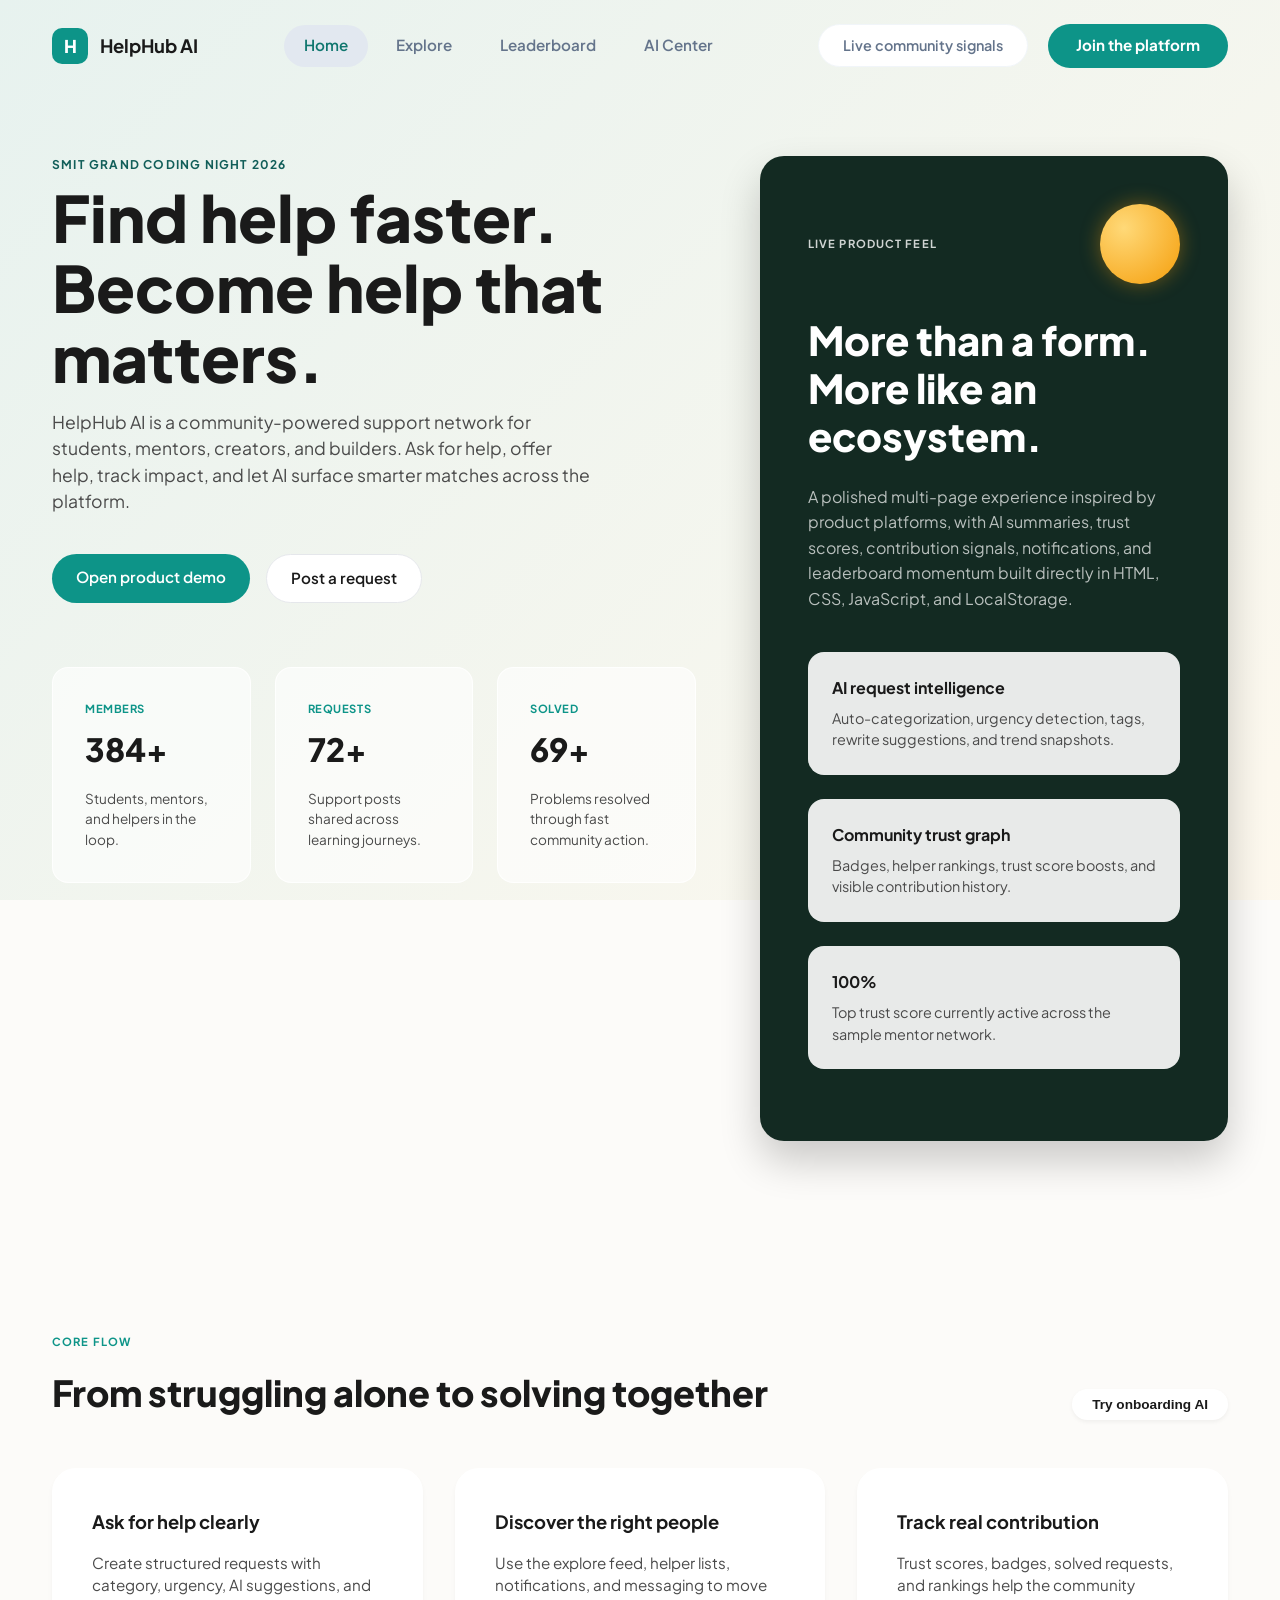
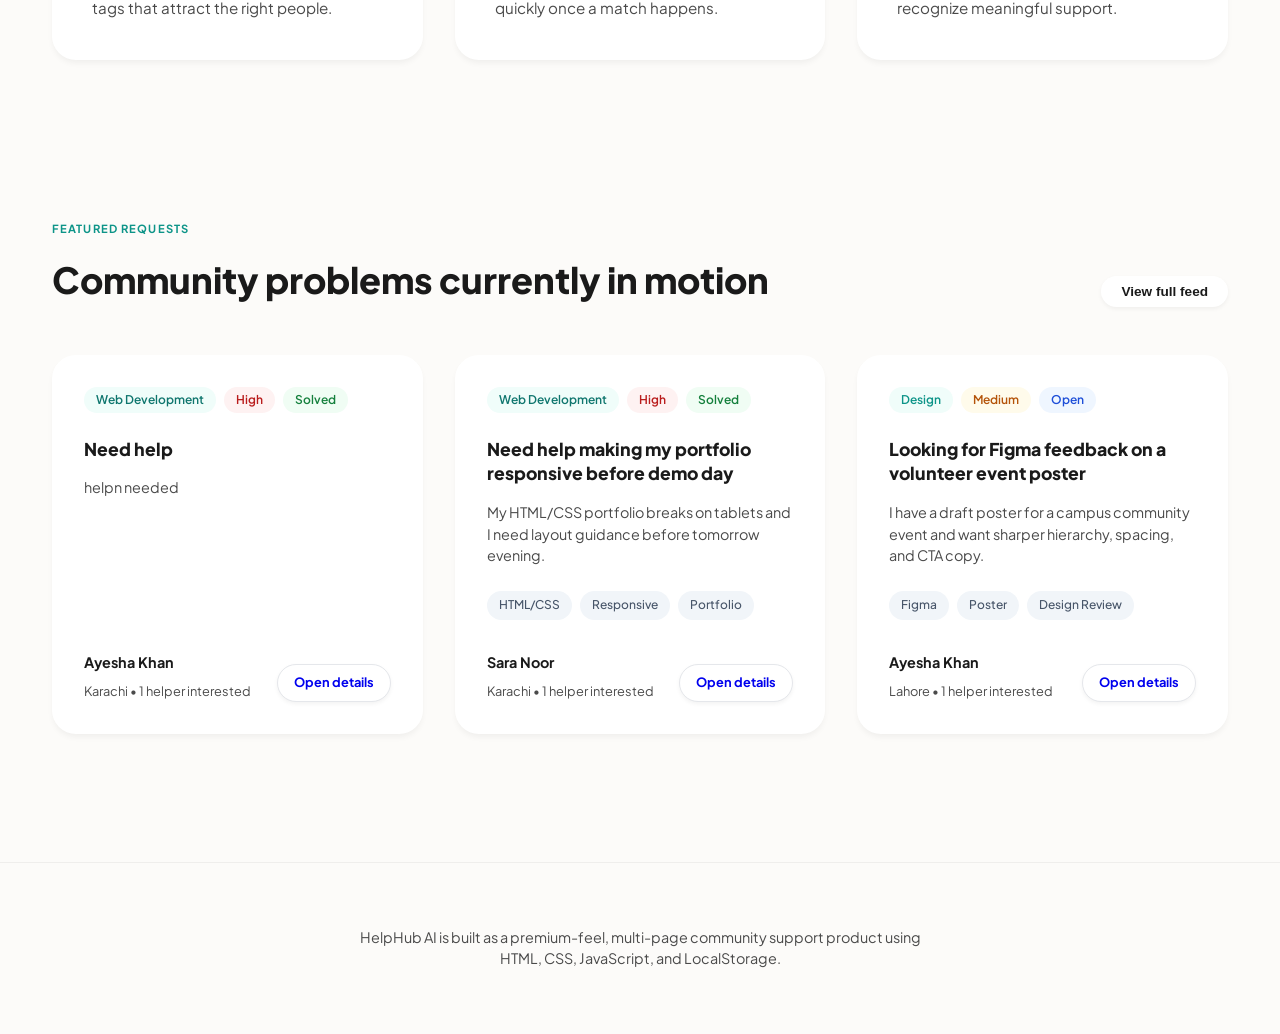
<file: index.html>
<!DOCTYPE html>
<html lang="en">
<head>
    <meta charset="UTF-8">
    <meta name="viewport" content="width=device-width, initial-scale=1.0">
    <title>HelpHub AI - Find help faster</title>
    <link rel="stylesheet" href="styles.css">
    <link rel="preconnect" href="https://fonts.googleapis.com">
    <link rel="preconnect" href="https://fonts.gstatic.com" crossorigin>
    <link href="https://fonts.googleapis.com/css2?family=Plus+Jakarta+Sans:wght@400;500;600;700;800&display=swap" rel="stylesheet">
</head>
<body>
    <div class="bg-overlay"></div>
    <header class="navbar">
        <div class="container nav-container">
            <a href="index.html" class="logo">
                <div class="logo-sq">H</div>
                <span class="logo-text">HelpHub AI</span>
            </a>
            <nav class="nav-links">
                <a href="index.html" class="nav-item active">Home</a>
                <a href="explore.html" class="nav-item">Explore</a>
                <a href="leaderboard.html" class="nav-item">Leaderboard</a>
                <a href="ai-center.html" class="nav-item">AI Center</a>
            </nav>
            <div class="nav-right">
                <div class="signal-pill">Live community signals</div>
                <a href="login.html" class="btn-join">Join the platform</a>
            </div>
        </div>
    </header>

    <main>
        <section class="hero-section">
            <div class="container hero-grid">
                <div class="hero-content">
                    <span class="subtitle">SMIT GRAND CODING NIGHT 2026</span>
                    <h1 class="hero-title">Find help faster.<br>Become help that matters.</h1>
                    <p class="hero-desc">
                        HelpHub AI is a community-powered support network for students, mentors, creators, and builders. Ask for help, offer help, track impact, and let AI surface smarter matches across the platform.
                    </p>
                    <div class="hero-actions">
                        <a href="explore.html" class="btn btn-primary" style="text-decoration: none;">Open product demo</a>
                        <a href="create-request.html" class="btn btn-secondary" style="text-decoration: none;">Post a request</a>
                    </div>
                    <div class="stats-container">
                        <div class="stats-card">
                            <span class="stats-label">MEMBERS</span>
                            <span class="stats-value">384+</span>
                            <p class="stats-info">Students, mentors, and helpers in the loop.</p>
                        </div>
                        <div class="stats-card">
                            <span class="stats-label">REQUESTS</span>
                            <span class="stats-value">72+</span>
                            <p class="stats-info">Support posts shared across learning journeys.</p>
                        </div>
                        <div class="stats-card">
                            <span class="stats-label">SOLVED</span>
                            <span class="stats-value">69+</span>
                            <p class="stats-info">Problems resolved through fast community action.</p>
                        </div>
                    </div>
                </div>
                <div class="hero-right">
                    <div class="ecosystem-card">
                        <div class="ecosystem-header">
                            <span class="live-tag">LIVE PRODUCT FEEL</span>
                            <div class="orb"></div>
                        </div>
                        <h2 class="ecosystem-title">More than a form.<br>More like an ecosystem.</h2>
                        <p class="ecosystem-desc">
                            A polished multi-page experience inspired by product platforms, with AI summaries, trust scores, contribution signals, notifications, and leaderboard momentum built directly in HTML, CSS, JavaScript, and LocalStorage.
                        </p>
                        <div class="eco-feature">
                            <h3>AI request intelligence</h3>
                            <p>Auto-categorization, urgency detection, tags, rewrite suggestions, and trend snapshots.</p>
                        </div>
                        <div class="eco-feature">
                            <h3>Community trust graph</h3>
                            <p>Badges, helper rankings, trust score boosts, and visible contribution history.</p>
                        </div>
                        <div class="eco-feature">
                            <h3>100%</h3>
                            <p>Top trust score currently active across the sample mentor network.</p>
                        </div>
                    </div>
                </div>
            </div>
        </section>

        <section class="core-flow-section">
            <div class="container">
                <div class="section-header">
                    <div>
                        <span class="section-tag">CORE FLOW</span>
                        <h2 class="section-heading">From struggling alone to solving together</h2>
                    </div>
                    <button class="btn btn-pill">Try onboarding AI</button>
                </div>
                <div class="flow-grid">
                    <div class="flow-card">
                        <h3>Ask for help clearly</h3>
                        <p>Create structured requests with category, urgency, AI suggestions, and tags that attract the right people.</p>
                    </div>
                    <div class="flow-card">
                        <h3>Discover the right people</h3>
                        <p>Use the explore feed, helper lists, notifications, and messaging to move quickly once a match happens.</p>
                    </div>
                    <div class="flow-card">
                        <h3>Track real contribution</h3>
                        <p>Trust scores, badges, solved requests, and rankings help the community recognize meaningful support.</p>
                    </div>
                </div>
            </div>
        </section>

        <section class="featured-section">
            <div class="container">
                <div class="section-header">
                    <div>
                        <span class="section-tag">FEATURED REQUESTS</span>
                        <h2 class="section-heading">Community problems currently in motion</h2>
                    </div>
                    <button class="btn btn-pill">View full feed</button>
                </div>
                <div class="requests-grid">
                    <!-- Request 1 -->
                    <div class="request-card">
                        <div class="badge-row">
                            <span class="badge badge-teal">Web Development</span>
                            <span class="badge badge-red">High</span>
                            <span class="badge badge-green">Solved</span>
                        </div>
                        <h3 class="req-title">Need help</h3>
                        <p class="req-content">helpn needed</p>
                        <div class="req-footer">
                            <div class="req-user">
                                <span class="user-name">Ayesha Khan</span>
                                <span class="user-meta">Karachi • 1 helper interested</span>
                            </div>
                            <a href="request-detail.html" class="btn-details" style="text-decoration: none;">Open details</a>
                        </div>
                    </div>
                    <!-- Request 2 -->
                    <div class="request-card">
                        <div class="badge-row">
                            <span class="badge badge-teal">Web Development</span>
                            <span class="badge badge-red">High</span>
                            <span class="badge badge-green">Solved</span>
                        </div>
                        <h3 class="req-title">Need help making my portfolio responsive before demo day</h3>
                        <p class="req-content">My HTML/CSS portfolio breaks on tablets and I need layout guidance before tomorrow evening.</p>
                        <div class="pill-row">
                            <span class="pill-tag">HTML/CSS</span>
                            <span class="pill-tag">Responsive</span>
                            <span class="pill-tag">Portfolio</span>
                        </div>
                        <div class="req-footer">
                            <div class="req-user">
                                <span class="user-name">Sara Noor</span>
                                <span class="user-meta">Karachi • 1 helper interested</span>
                            </div>
                            <a href="request-detail.html" class="btn-details" style="text-decoration: none;">Open details</a>
                        </div>
                    </div>
                    <!-- Request 3 -->
                    <div class="request-card">
                        <div class="badge-row">
                            <span class="badge badge-mint">Design</span>
                            <span class="badge badge-yellow">Medium</span>
                            <span class="badge badge-blue">Open</span>
                        </div>
                        <h3 class="req-title">Looking for Figma feedback on a volunteer event poster</h3>
                        <p class="req-content">I have a draft poster for a campus community event and want sharper hierarchy, spacing, and CTA copy.</p>
                        <div class="pill-row">
                            <span class="pill-tag">Figma</span>
                            <span class="pill-tag">Poster</span>
                            <span class="pill-tag">Design Review</span>
                        </div>
                        <div class="req-footer">
                            <div class="req-user">
                                <span class="user-name">Ayesha Khan</span>
                                <span class="user-meta">Lahore • 1 helper interested</span>
                            </div>
                            <a href="request-detail.html" class="btn-details" style="text-decoration: none;">Open details</a>
                        </div>
                    </div>
                </div>
            </div>
        </section>
    </main>

    <footer class="footer">
        <div class="container">
            <p>HelpHub AI is built as a premium-feel, multi-page community support product using HTML, CSS, JavaScript, and LocalStorage.</p>
        </div>
    </footer>
</body>
</html>
</file>
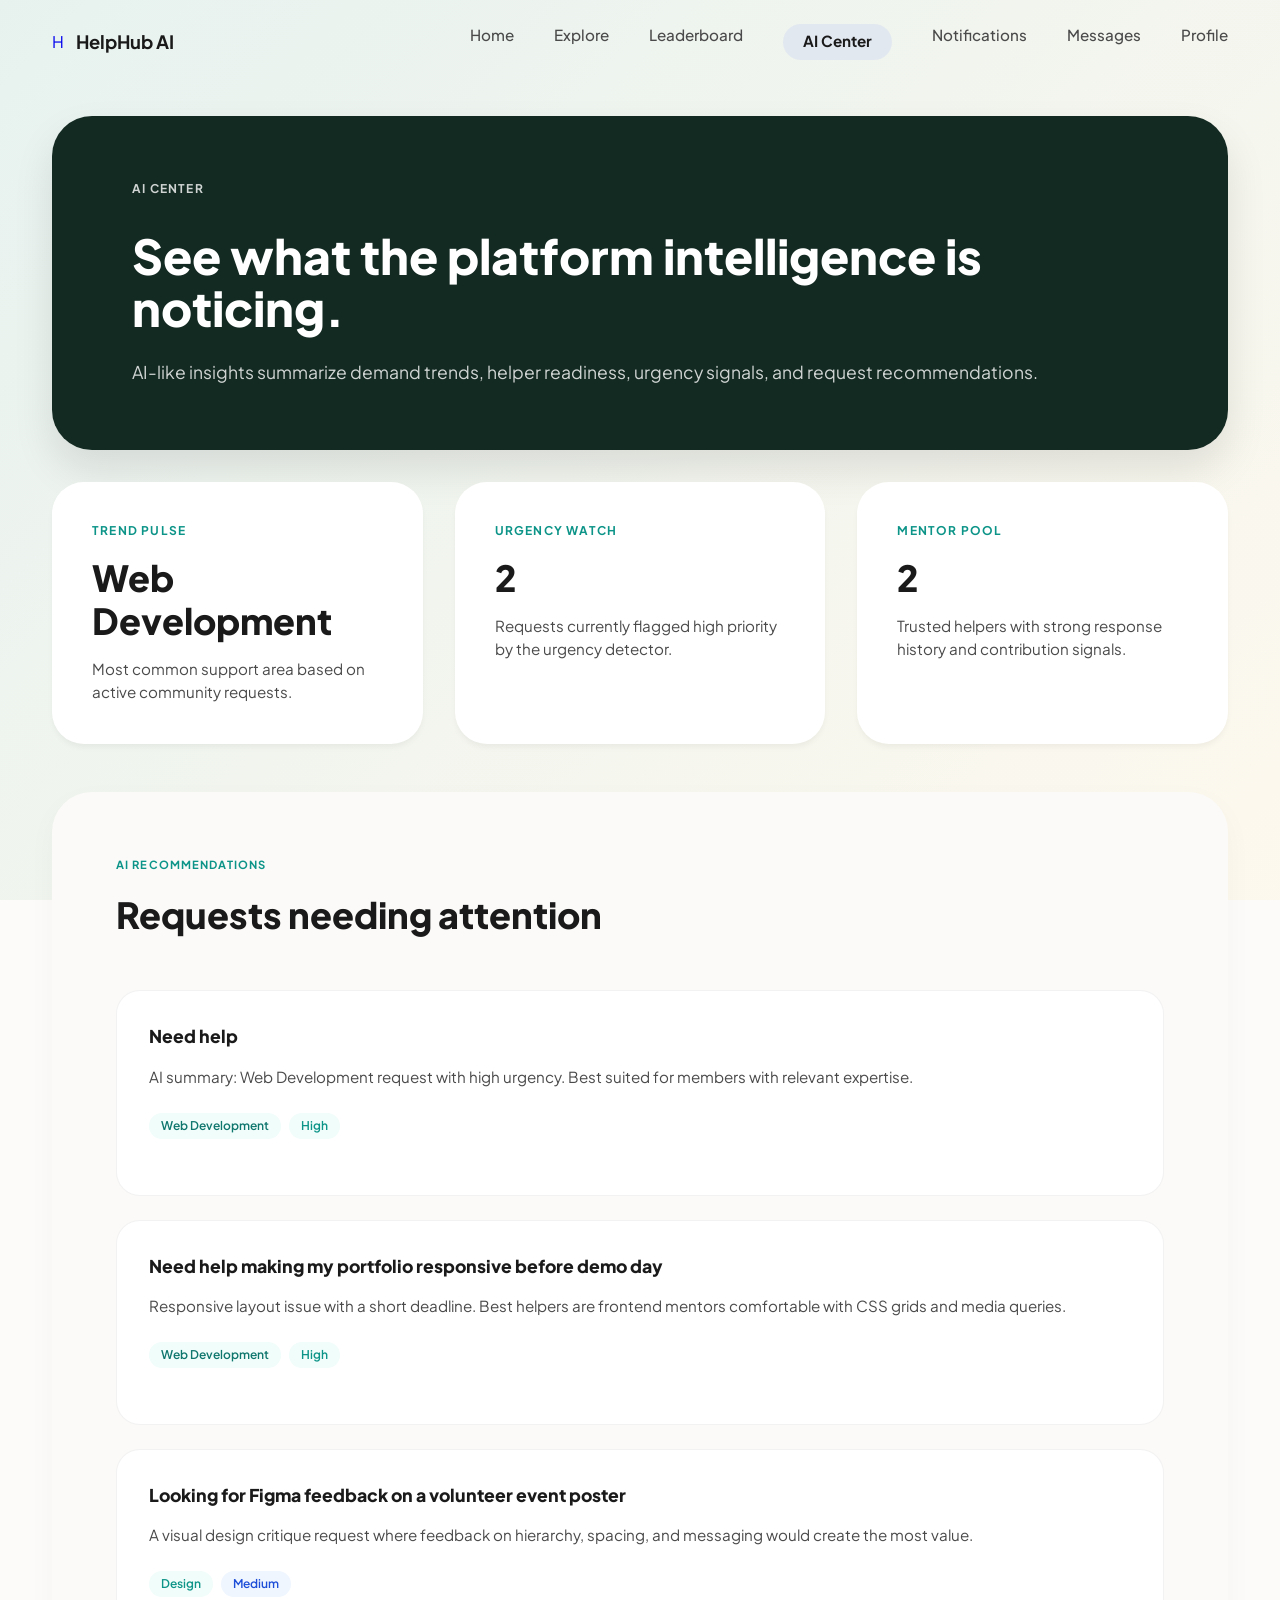
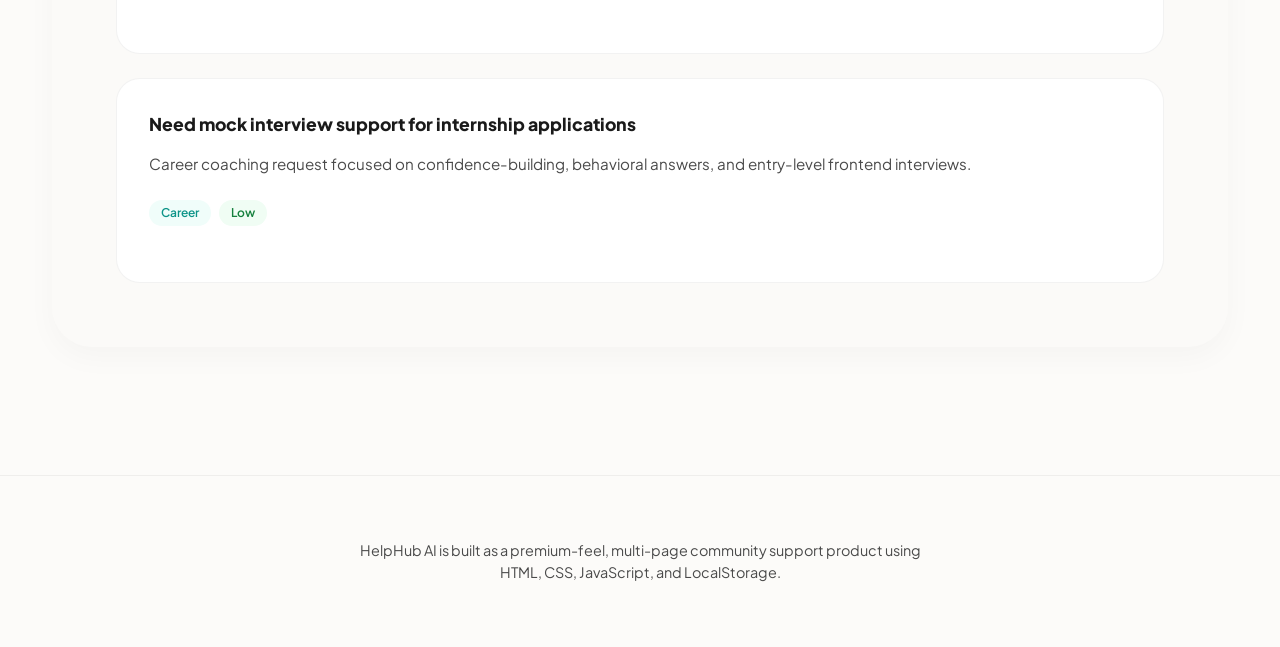
<file: ai-center.html>
<!DOCTYPE html>
<html lang="en">
<head>
    <meta charset="UTF-8">
    <meta name="viewport" content="width=device-width, initial-scale=1.0">
    <title>AI Center - HelpHub AI</title>
    <link rel="stylesheet" href="styles.css">
    <link rel="preconnect" href="https://fonts.googleapis.com">
    <link rel="preconnect" href="https://fonts.gstatic.com" crossorigin>
    <link href="https://fonts.googleapis.com/css2?family=Plus+Jakarta+Sans:wght@400;500;600;700;800&display=swap" rel="stylesheet">
</head>
<body class="ai-center-page">
    <div class="bg-overlay"></div>
    
    <header class="navbar">
        <div class="container nav-container">
            <a href="index.html" class="logo" style="text-decoration: none;">
                <div class="logo-circle">H</div>
                <span class="logo-text">HelpHub AI</span>
            </a>
            <nav class="nav-links-simple">
                <a href="index.html">Home</a>
                <a href="explore.html">Explore</a>
                <a href="leaderboard.html">Leaderboard</a>
                <a href="ai-center.html" class="active-pill">AI Center</a>
                <a href="notifications.html">Notifications</a>
                <a href="messages.html">Messages</a>
                <a href="profile.html">Profile</a>
            </nav>
        </div>
    </header>

    <main class="ai-center-main">
        <div class="container">
            <!-- Header Section -->
            <div class="ai-header-card">
                <span class="card-tag">AI CENTER</span>
                <h1 class="ai-title">See what the platform intelligence is noticing.</h1>
                <p class="ai-desc">AI-like insights summarize demand trends, helper readiness, urgency signals, and request recommendations.</p>
            </div>

            <!-- Stats Row -->
            <div class="ai-stats-grid">
                <div class="ai-stat-card">
                    <span class="stat-tag">TREND PULSE</span>
                    <h2 class="stat-title">Web Development</h2>
                    <p class="stat-text">Most common support area based on active community requests.</p>
                </div>
                <div class="ai-stat-card">
                    <span class="stat-tag">URGENCY WATCH</span>
                    <h2 class="stat-title">2</h2>
                    <p class="stat-text">Requests currently flagged high priority by the urgency detector.</p>
                </div>
                <div class="ai-stat-card">
                    <span class="stat-tag">MENTOR POOL</span>
                    <h2 class="stat-title">2</h2>
                    <p class="stat-text">Trusted helpers with strong response history and contribution signals.</p>
                </div>
            </div>

            <!-- Recommendations Section -->
            <div class="ai-recommendations-container">
                <span class="section-tag">AI RECOMMENDATIONS</span>
                <h2 class="section-heading">Requests needing attention</h2>

                <div class="rec-list">
                    <!-- Rec 1 -->
                    <div class="rec-item">
                        <h3 class="rec-title">Need help</h3>
                        <p class="rec-summary">AI summary: Web Development request with high urgency. Best suited for members with relevant expertise.</p>
                        <div class="badge-row">
                            <span class="badge badge-teal">Web Development</span>
                            <span class="badge badge-mint">High</span>
                        </div>
                    </div>

                    <!-- Rec 2 -->
                    <div class="rec-item">
                        <h3 class="rec-title">Need help making my portfolio responsive before demo day</h3>
                        <p class="rec-summary">Responsive layout issue with a short deadline. Best helpers are frontend mentors comfortable with CSS grids and media queries.</p>
                        <div class="badge-row">
                            <span class="badge badge-teal">Web Development</span>
                            <span class="badge badge-mint">High</span>
                        </div>
                    </div>

                    <!-- Rec 3 -->
                    <div class="rec-item">
                        <h3 class="rec-title">Looking for Figma feedback on a volunteer event poster</h3>
                        <p class="rec-summary">A visual design critique request where feedback on hierarchy, spacing, and messaging would create the most value.</p>
                        <div class="badge-row">
                            <span class="badge badge-mint">Design</span>
                            <span class="badge badge-blue">Medium</span>
                        </div>
                    </div>

                    <!-- Rec 4 -->
                    <div class="rec-item">
                        <h3 class="rec-title">Need mock interview support for internship applications</h3>
                        <p class="rec-summary">Career coaching request focused on confidence-building, behavioral answers, and entry-level frontend interviews.</p>
                        <div class="badge-row">
                            <span class="badge badge-teal-light">Career</span>
                            <span class="badge badge-mint-light">Low</span>
                        </div>
                    </div>
                </div>
            </div>
        </div>
    </main>

    <footer class="footer">
        <div class="container">
            <p>HelpHub AI is built as a premium-feel, multi-page community support product using HTML, CSS, JavaScript, and LocalStorage.</p>
        </div>
    </footer>
</body>
</html>
</file>
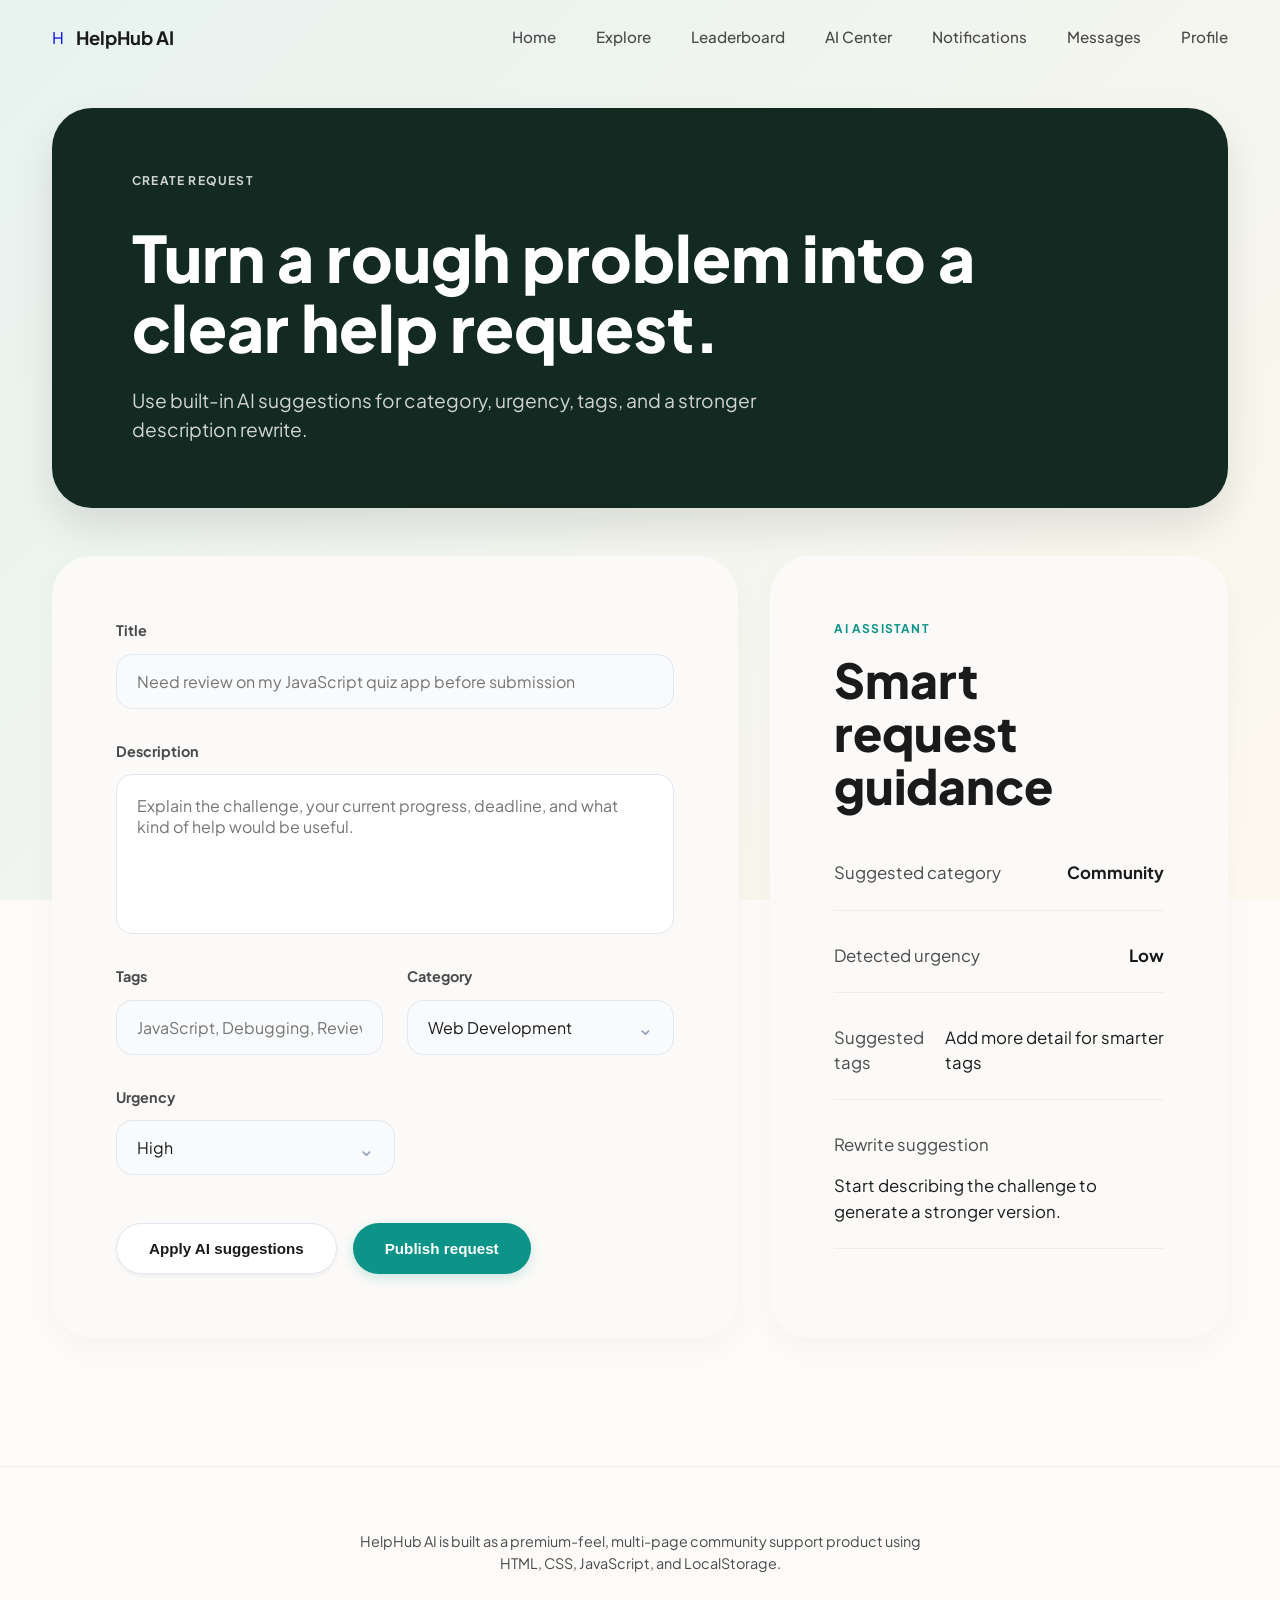
<file: create-request.html>
<!DOCTYPE html>
<html lang="en">
<head>
    <meta charset="UTF-8">
    <meta name="viewport" content="width=device-width, initial-scale=1.0">
    <title>Create Request - HelpHub AI</title>
    <link rel="stylesheet" href="styles.css">
    <link rel="preconnect" href="https://fonts.googleapis.com">
    <link rel="preconnect" href="https://fonts.gstatic.com" crossorigin>
    <link href="https://fonts.googleapis.com/css2?family=Plus+Jakarta+Sans:wght@400;500;600;700;800&display=swap" rel="stylesheet">
</head>
<body class="create-request-page">
    <div class="bg-overlay"></div>
    
    <header class="navbar">
        <div class="container nav-container">
            <a href="index.html" class="logo" style="text-decoration: none;">
                <div class="logo-circle">H</div>
                <span class="logo-text">HelpHub AI</span>
            </a>
            <nav class="nav-links-simple">
                <a href="index.html">Home</a>
                <a href="explore.html">Explore</a>
                <a href="leaderboard.html">Leaderboard</a>
                <a href="ai-center.html">AI Center</a>
                <a href="notifications.html">Notifications</a>
                <a href="messages.html">Messages</a>
                <a href="profile.html">Profile</a>
            </nav>
        </div>
    </header>

    <main class="request-main">
        <div class="container">
            <!-- Header Card -->
            <div class="request-header-card">
                <span class="card-tag">CREATE REQUEST</span>
                <h1 class="request-title">Turn a rough problem into a clear help request.</h1>
                <p class="request-desc">Use built-in AI suggestions for category, urgency, tags, and a stronger description rewrite.</p>
            </div>

            <!-- Content Grid -->
            <div class="request-grid">
                <!-- Left: Form -->
                <section class="form-card">
                    <form class="request-form">
                        <div class="form-group">
                            <label>Title</label>
                            <input type="text" placeholder="Need review on my JavaScript quiz app before submission">
                        </div>

                        <div class="form-group">
                            <label>Description</label>
                            <textarea placeholder="Explain the challenge, your current progress, deadline, and what kind of help would be useful."></textarea>
                        </div>

                        <div class="form-row-complex">
                            <div class="form-group">
                                <label>Tags</label>
                                <input type="text" placeholder="JavaScript, Debugging, Review">
                            </div>
                            <div class="form-group">
                                <label>Category</label>
                                <div class="select-wrapper">
                                    <select>
                                        <option>Web Development</option>
                                        <option>Design</option>
                                        <option>Career</option>
                                    </select>
                                </div>
                            </div>
                        </div>

                        <div class="form-group half-width">
                            <label>Urgency</label>
                            <div class="select-wrapper">
                                <select>
                                    <option>High</option>
                                    <option>Medium</option>
                                    <option>Low</option>
                                </select>
                            </div>
                        </div>

                        <div class="form-actions">
                            <button type="button" class="btn btn-secondary-pill">Apply AI suggestions</button>
                            <button type="submit" class="btn btn-teal-pill">Publish request</button>
                        </div>
                    </form>
                </section>

                <!-- Right: AI Assistant -->
                <section class="ai-assistant-card">
                    <span class="section-tag-teal">AI ASSISTANT</span>
                    <h2 class="section-heading-small">Smart request guidance</h2>

                    <div class="guidance-list">
                        <div class="guidance-row">
                            <span class="guide-label">Suggested category</span>
                            <span class="guide-value bold">Community</span>
                        </div>
                        <div class="guidance-row">
                            <span class="guide-label">Detected urgency</span>
                            <span class="guide-value bold">Low</span>
                        </div>
                        <div class="guidance-row">
                            <span class="guide-label">Suggested tags</span>
                            <span class="guide-value">Add more detail for smarter tags</span>
                        </div>
                        <div class="guidance-row vertical">
                            <span class="guide-label">Rewrite suggestion</span>
                            <span class="guide-value">Start describing the challenge to generate a stronger version.</span>
                        </div>
                    </div>
                </section>
            </div>
        </div>
    </main>

    <footer class="footer">
        <div class="container">
            <p>HelpHub AI is built as a premium-feel, multi-page community support product using HTML, CSS, JavaScript, and LocalStorage.</p>
        </div>
    </footer>
</body>
</html>
</file>
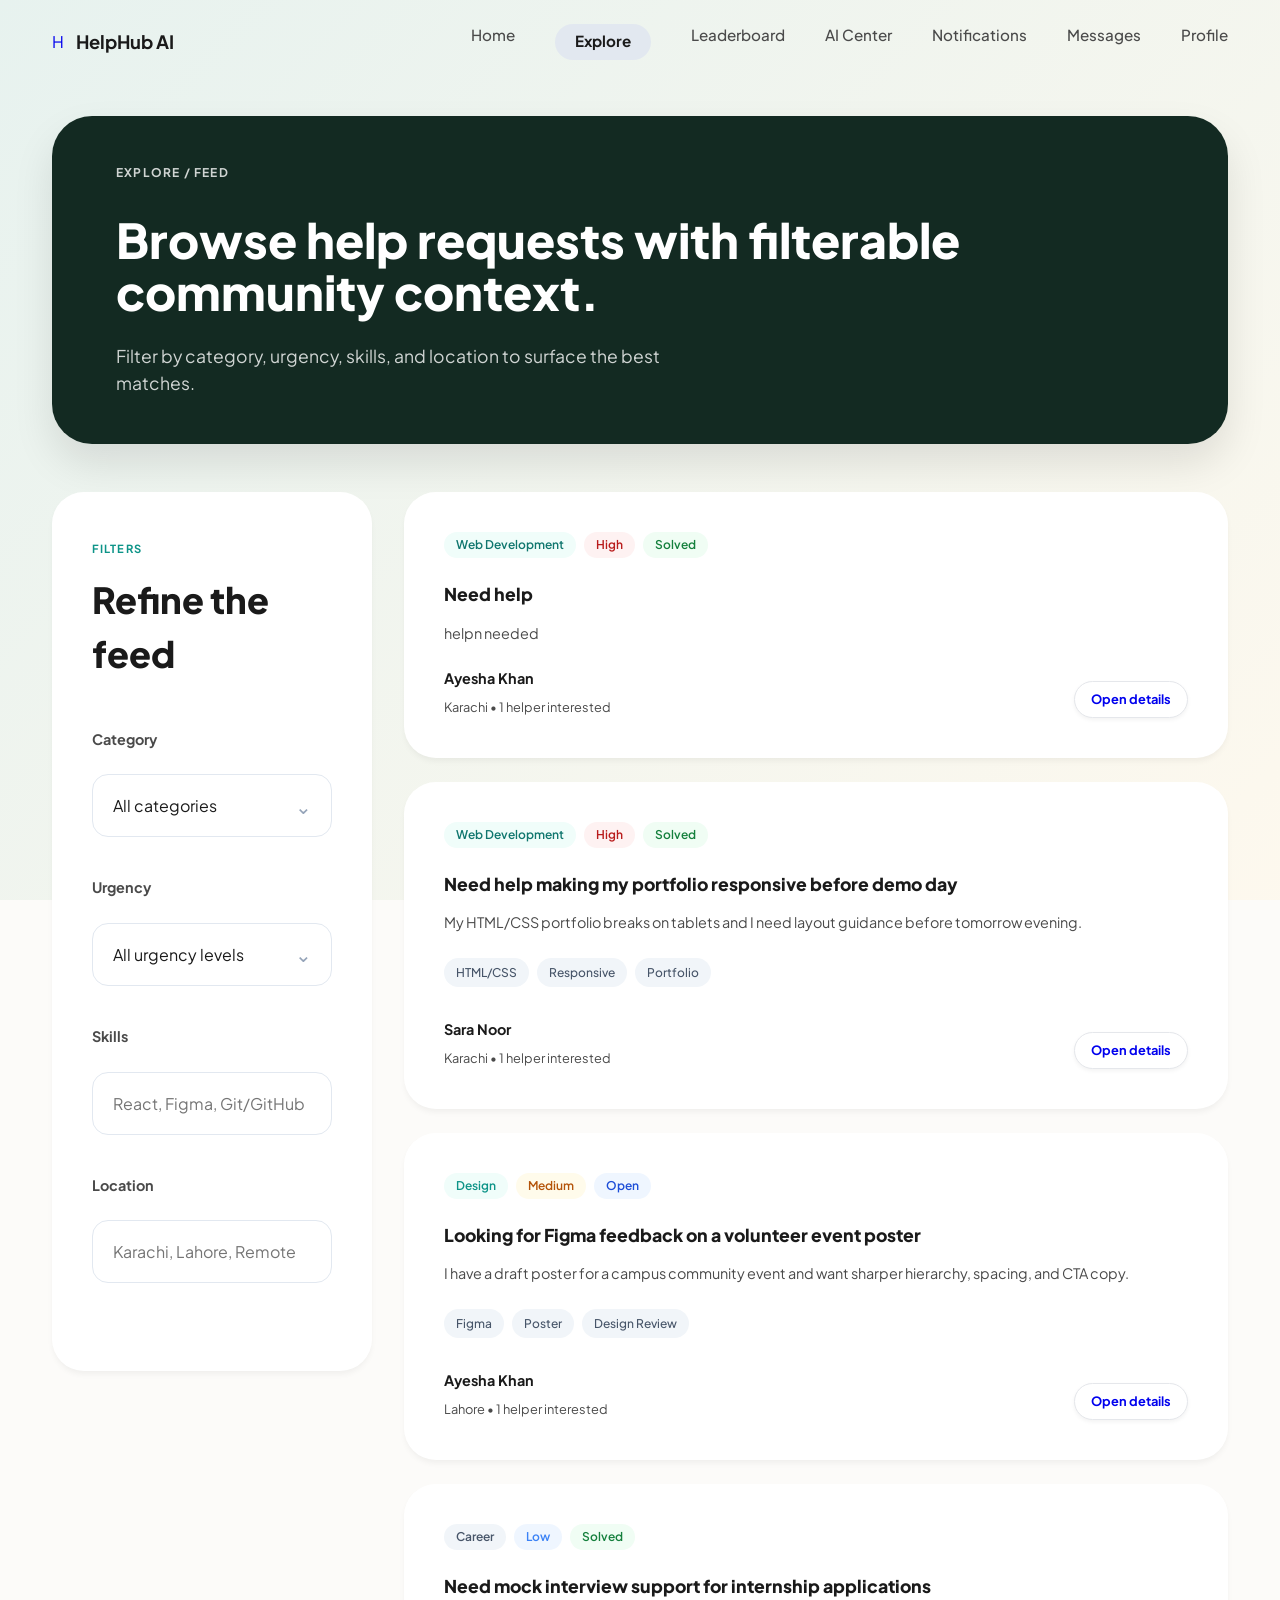
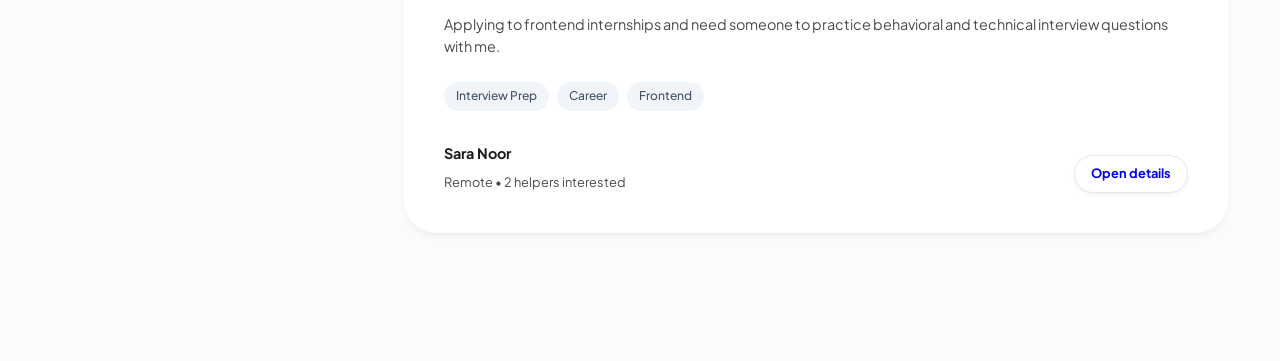
<file: explore.html>
<!DOCTYPE html>
<html lang="en">
<head>
    <meta charset="UTF-8">
    <meta name="viewport" content="width=device-width, initial-scale=1.0">
    <title>Explore Feed - HelpHub AI</title>
    <link rel="stylesheet" href="styles.css">
    <link rel="preconnect" href="https://fonts.googleapis.com">
    <link rel="preconnect" href="https://fonts.gstatic.com" crossorigin>
    <link href="https://fonts.googleapis.com/css2?family=Plus+Jakarta+Sans:wght@400;500;600;700;800&display=swap" rel="stylesheet">
</head>
<body class="explore-page">
    <div class="bg-overlay"></div>
    <header class="navbar">
        <div class="container nav-container">
            <a href="index.html" class="logo" style="text-decoration: none;">
                <div class="logo-circle">H</div>
                <span class="logo-text">HelpHub AI</span>
            </a>
            <nav class="nav-links-simple">
                <a href="index.html">Home</a>
                <a href="explore.html" class="active-pill">Explore</a>
                <a href="leaderboard.html">Leaderboard</a>
                <a href="ai-center.html">AI Center</a>
                <a href="notifications.html">Notifications</a>
                <a href="messages.html">Messages</a>
                <a href="profile.html">Profile</a>
            </nav>
        </div>
    </header>

    <main class="explore-main">
        <div class="container">
            <!-- Explore Header Card -->
            <div class="explore-header-card">
                <span class="card-tag">EXPLORE / FEED</span>
                <h1 class="explore-title">Browse help requests with filterable community context.</h1>
                <p class="explore-desc">Filter by category, urgency, skills, and location to surface the best matches.</p>
            </div>

            <div class="explore-content-grid">
                <!-- Sidebar Filters -->
                <aside class="filters-sidebar">
                    <div class="filters-card">
                        <span class="filter-tag">FILTERS</span>
                        <h2 class="filter-heading">Refine the feed</h2>

                        <div class="filter-group">
                            <label>Category</label>
                            <div class="select-wrapper">
                                <select>
                                    <option>All categories</option>
                                </select>
                            </div>
                        </div>

                        <div class="filter-group">
                            <label>Urgency</label>
                            <div class="select-wrapper">
                                <select>
                                    <option>All urgency levels</option>
                                </select>
                            </div>
                        </div>

                        <div class="filter-group">
                            <label>Skills</label>
                            <input type="text" placeholder="React, Figma, Git/GitHub">
                        </div>

                        <div class="filter-group">
                            <label>Location</label>
                            <input type="text" placeholder="Karachi, Lahore, Remote">
                        </div>
                    </div>
                </aside>

                <!-- Feed Content -->
                <section class="feed-section">
                    <!-- Request 1 -->
                    <div class="request-card-horizontal">
                        <div class="badge-row">
                            <span class="badge badge-teal">Web Development</span>
                            <span class="badge badge-red">High</span>
                            <span class="badge badge-green">Solved</span>
                        </div>
                        <h3 class="req-title">Need help</h3>
                        <p class="req-content">helpn needed</p>
                        <div class="req-footer">
                            <div class="req-user">
                                <span class="user-name">Ayesha Khan</span>
                                <span class="user-meta">Karachi • 1 helper interested</span>
                            </div>
                            <a href="request-detail.html" class="btn-details" style="text-decoration: none;">Open details</a>
                        </div>
                    </div>

                    <!-- Request 2 -->
                    <div class="request-card-horizontal">
                        <div class="badge-row">
                            <span class="badge badge-teal">Web Development</span>
                            <span class="badge badge-red">High</span>
                            <span class="badge badge-green">Solved</span>
                        </div>
                        <h3 class="req-title">Need help making my portfolio responsive before demo day</h3>
                        <p class="req-content">My HTML/CSS portfolio breaks on tablets and I need layout guidance before tomorrow evening.</p>
                        <div class="pill-row">
                            <span class="pill-tag">HTML/CSS</span>
                            <span class="pill-tag">Responsive</span>
                            <span class="pill-tag">Portfolio</span>
                        </div>
                        <div class="req-footer">
                            <div class="req-user">
                                <span class="user-name">Sara Noor</span>
                                <span class="user-meta">Karachi • 1 helper interested</span>
                            </div>
                            <a href="request-detail.html" class="btn-details" style="text-decoration: none;">Open details</a>
                        </div>
                    </div>

                    <!-- Request 3 -->
                    <div class="request-card-horizontal">
                        <div class="badge-row">
                            <span class="badge badge-mint">Design</span>
                            <span class="badge badge-yellow">Medium</span>
                            <span class="badge badge-blue">Open</span>
                        </div>
                        <h3 class="req-title">Looking for Figma feedback on a volunteer event poster</h3>
                        <p class="req-content">I have a draft poster for a campus community event and want sharper hierarchy, spacing, and CTA copy.</p>
                        <div class="pill-row">
                            <span class="pill-tag">Figma</span>
                            <span class="pill-tag">Poster</span>
                            <span class="pill-tag">Design Review</span>
                        </div>
                        <div class="req-footer">
                            <div class="req-user">
                                <span class="user-name">Ayesha Khan</span>
                                <span class="user-meta">Lahore • 1 helper interested</span>
                            </div>
                            <a href="request-detail.html" class="btn-details" style="text-decoration: none;">Open details</a>
                        </div>
                    </div>

                    <!-- Request 4 -->
                    <div class="request-card-horizontal">
                        <div class="badge-row">
                            <span class="badge badge-gray">Career</span>
                            <span class="badge badge-blue-light">Low</span>
                            <span class="badge badge-green">Solved</span>
                        </div>
                        <h3 class="req-title">Need mock interview support for internship applications</h3>
                        <p class="req-content">Applying to frontend internships and need someone to practice behavioral and technical interview questions with me.</p>
                        <div class="pill-row">
                            <span class="pill-tag">Interview Prep</span>
                            <span class="pill-tag">Career</span>
                            <span class="pill-tag">Frontend</span>
                        </div>
                        <div class="req-footer">
                            <div class="req-user">
                                <span class="user-name">Sara Noor</span>
                                <span class="user-meta">Remote • 2 helpers interested</span>
                            </div>
                            <a href="request-detail.html" class="btn-details" style="text-decoration: none;">Open details</a>
                        </div>
                    </div>
                </section>
            </div>
        </div>
    </main>
</body>
</html>
</file>
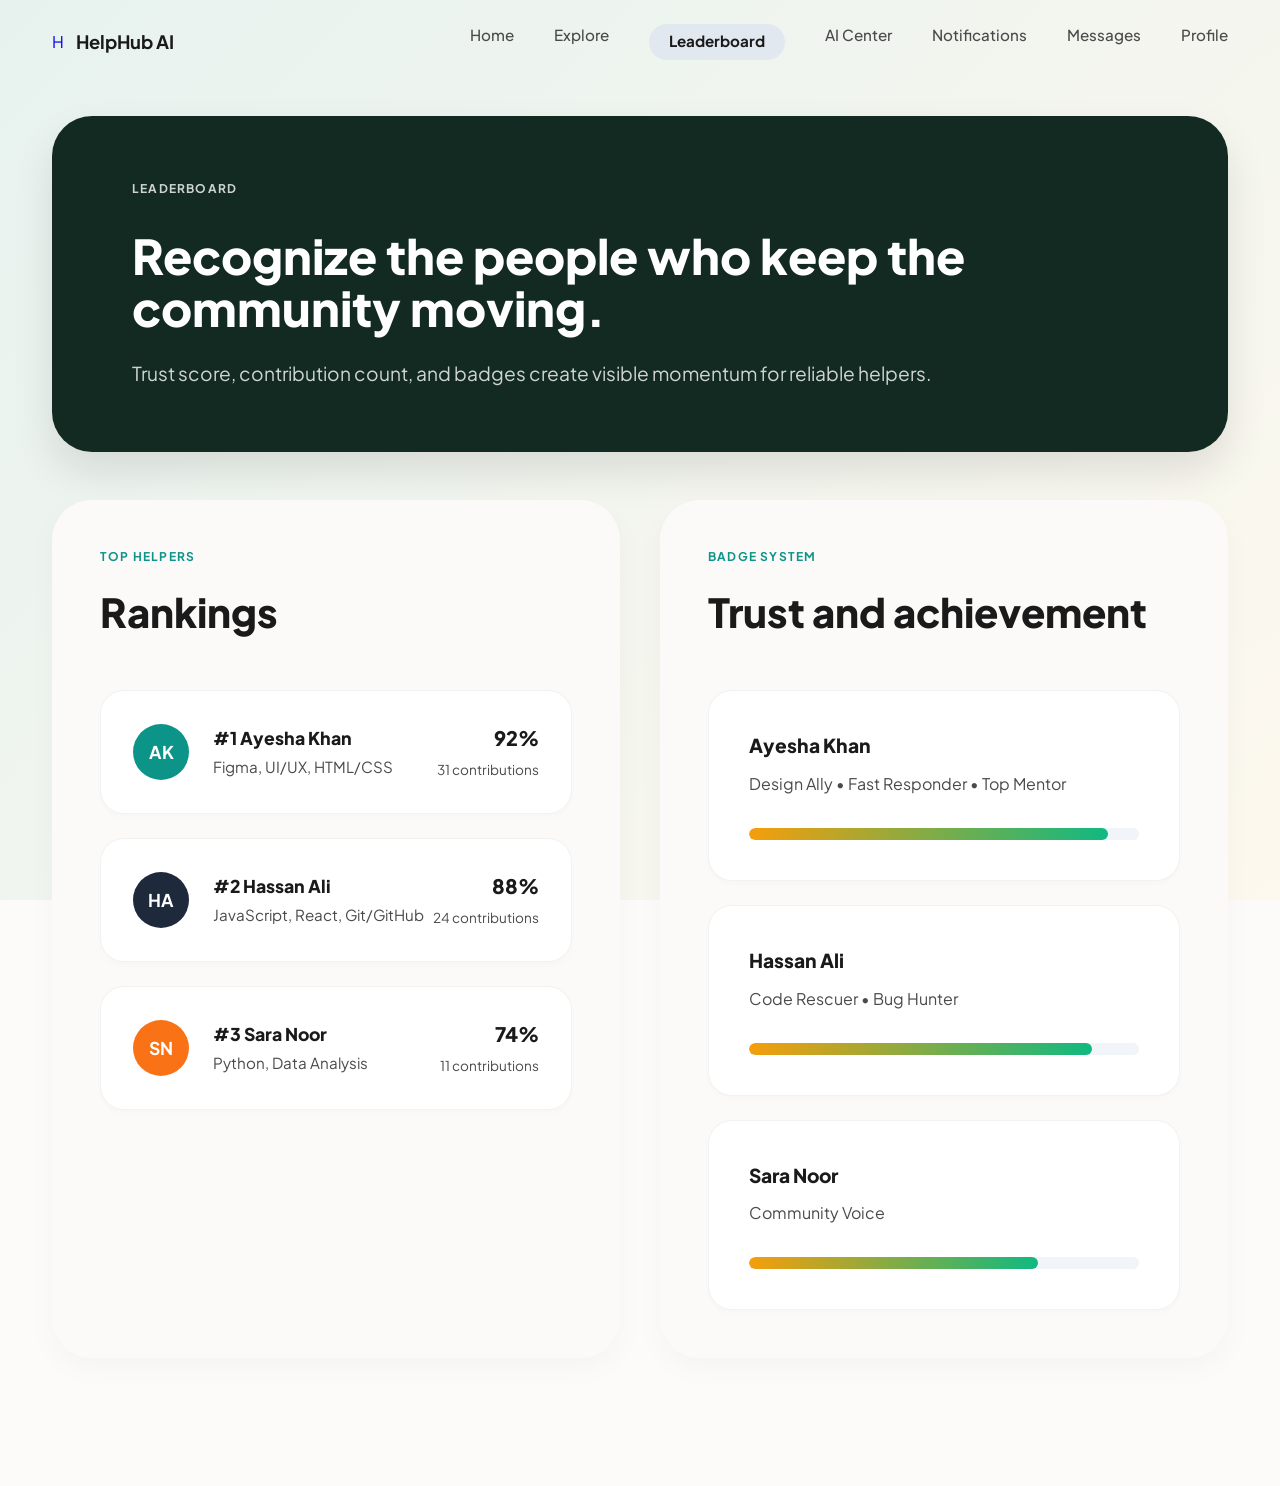
<file: leaderboard.html>
<!DOCTYPE html>
<html lang="en">
<head>
    <meta charset="UTF-8">
    <meta name="viewport" content="width=device-width, initial-scale=1.0">
    <title>Leaderboard - HelpHub AI</title>
    <link rel="stylesheet" href="styles.css">
    <link rel="preconnect" href="https://fonts.googleapis.com">
    <link rel="preconnect" href="https://fonts.gstatic.com" crossorigin>
    <link href="https://fonts.googleapis.com/css2?family=Plus+Jakarta+Sans:wght@400;500;600;700;800&display=swap" rel="stylesheet">
</head>
<body class="leaderboard-page">
    <div class="bg-overlay"></div>
    <header class="navbar">
        <div class="container nav-container">
            <a href="index.html" class="logo" style="text-decoration: none;">
                <div class="logo-circle">H</div>
                <span class="logo-text">HelpHub AI</span>
            </a>
            <nav class="nav-links-simple">
                <a href="index.html">Home</a>
                <a href="explore.html">Explore</a>
                <a href="leaderboard.html" class="active-pill">Leaderboard</a>
                <a href="ai-center.html">AI Center</a>
                <a href="notifications.html">Notifications</a>
                <a href="messages.html">Messages</a>
                <a href="profile.html">Profile</a>
            </nav>
        </div>
    </header>

    <main class="leaderboard-main">
        <div class="container">
            <!-- Header Card -->
            <div class="leaderboard-header-card">
                <span class="card-tag">LEADERBOARD</span>
                <h1 class="leaderboard-title">Recognize the people who keep the community moving.</h1>
                <p class="leaderboard-desc">Trust score, contribution count, and badges create visible momentum for reliable helpers.</p>
            </div>

            <!-- Content Grid -->
            <div class="leaderboard-content-grid">
                <!-- Left Column: Rankings -->
                <div class="rankings-section">
                    <span class="section-tag-teal">TOP HELPERS</span>
                    <h2 class="section-heading-dark">Rankings</h2>

                    <div class="ranking-cards">
                        <!-- User 1 -->
                        <div class="ranking-card">
                            <div class="ranking-user">
                                <div class="avatar avatar-teal">AK</div>
                                <div class="user-info">
                                    <h3 class="user-name">#1 Ayesha Khan</h3>
                                    <p class="user-skills">Figma, UI/UX, HTML/CSS</p>
                                </div>
                            </div>
                            <div class="ranking-stats">
                                <span class="stat-score">92%</span>
                                <span class="stat-desc">31 contributions</span>
                            </div>
                        </div>

                        <!-- User 2 -->
                        <div class="ranking-card">
                            <div class="ranking-user">
                                <div class="avatar avatar-navy">HA</div>
                                <div class="user-info">
                                    <h3 class="user-name">#2 Hassan Ali</h3>
                                    <p class="user-skills">JavaScript, React, Git/GitHub</p>
                                </div>
                            </div>
                            <div class="ranking-stats">
                                <span class="stat-score">88%</span>
                                <span class="stat-desc">24 contributions</span>
                            </div>
                        </div>

                        <!-- User 3 -->
                        <div class="ranking-card">
                            <div class="ranking-user">
                                <div class="avatar avatar-orange">SN</div>
                                <div class="user-info">
                                    <h3 class="user-name">#3 Sara Noor</h3>
                                    <p class="user-skills">Python, Data Analysis</p>
                                </div>
                            </div>
                            <div class="ranking-stats">
                                <span class="stat-score">74%</span>
                                <span class="stat-desc">11 contributions</span>
                            </div>
                        </div>
                    </div>
                </div>

                <!-- Right Column: Badges -->
                <div class="badges-section">
                    <span class="section-tag-teal">BADGE SYSTEM</span>
                    <h2 class="section-heading-dark">Trust and achievement</h2>

                    <div class="badge-cards">
                        <!-- User 1 Badges -->
                        <div class="badge-card">
                            <h3 class="user-name">Ayesha Khan</h3>
                            <p class="user-badges">Design Ally • Fast Responder • Top Mentor</p>
                            <div class="progress-bar-container">
                                <div class="progress-bar" style="width: 92%;"></div>
                            </div>
                        </div>

                        <!-- User 2 Badges -->
                        <div class="badge-card">
                            <h3 class="user-name">Hassan Ali</h3>
                            <p class="user-badges">Code Rescuer • Bug Hunter</p>
                            <div class="progress-bar-container">
                                <div class="progress-bar" style="width: 88%;"></div>
                            </div>
                        </div>

                        <!-- User 3 Badges -->
                        <div class="badge-card">
                            <h3 class="user-name">Sara Noor</h3>
                            <p class="user-badges">Community Voice</p>
                            <div class="progress-bar-container">
                                <div class="progress-bar" style="width: 74%;"></div>
                            </div>
                        </div>
                    </div>
                </div>
            </div>
        </div>
    </main>
</body>
</html>
</file>
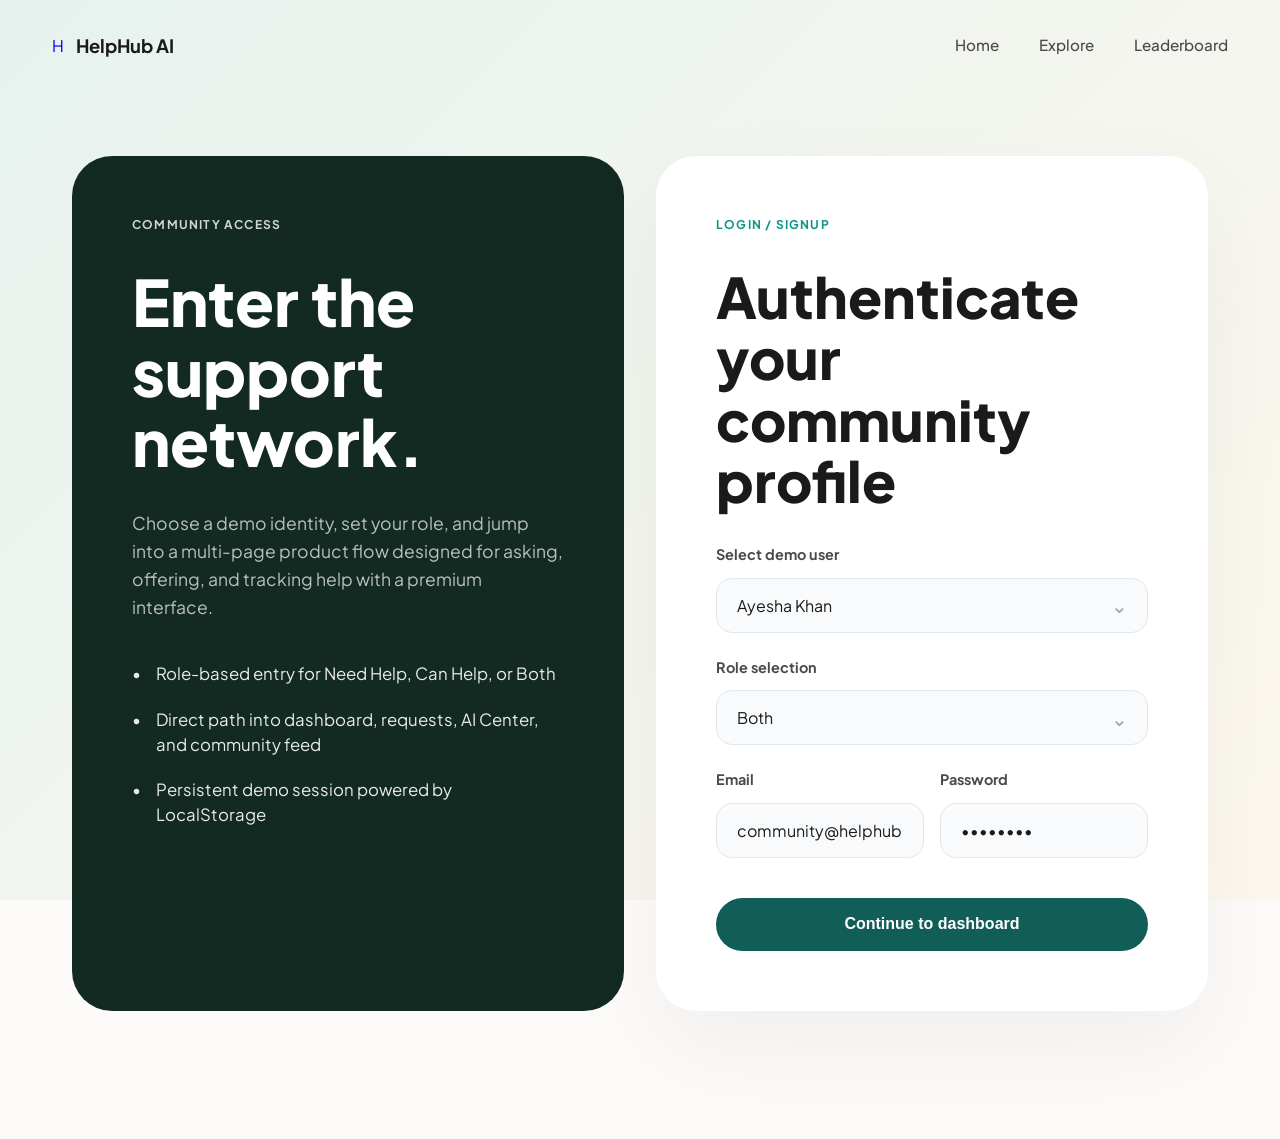
<file: login.html>
<!DOCTYPE html>
<html lang="en">
<head>
    <meta charset="UTF-8">
    <meta name="viewport" content="width=device-width, initial-scale=1.0">
    <title>Login - HelpHub AI</title>
    <link rel="stylesheet" href="styles.css">
    <link rel="preconnect" href="https://fonts.googleapis.com">
    <link rel="preconnect" href="https://fonts.gstatic.com" crossorigin>
    <link href="https://fonts.googleapis.com/css2?family=Plus+Jakarta+Sans:wght@400;500;600;700;800&display=swap" rel="stylesheet">
</head>
<body class="login-page">
    <div class="bg-overlay"></div>
    <header class="navbar">
        <div class="container nav-container">
            <a href="index.html" class="logo" style="text-decoration: none;">
                <div class="logo-circle">H</div>
                <span class="logo-text">HelpHub AI</span>
            </a>
            <nav class="nav-links-simple">
                <a href="index.html">Home</a>
                <a href="explore.html">Explore</a>
                <a href="leaderboard.html">Leaderboard</a>
            </nav>
        </div>
    </header>

    <main class="login-main">
        <div class="container login-grid">
            <!-- Left Card: Community Access -->
            <div class="access-card">
                <span class="card-tag">COMMUNITY ACCESS</span>
                <h1 class="card-title">Enter the support network.</h1>
                <p class="card-desc">
                    Choose a demo identity, set your role, and jump into a multi-page product flow designed for asking, offering, and tracking help with a premium interface.
                </p>
                <ul class="card-list">
                    <li>Role-based entry for Need Help, Can Help, or Both</li>
                    <li>Direct path into dashboard, requests, AI Center, and community feed</li>
                    <li>Persistent demo session powered by LocalStorage</li>
                </ul>
            </div>

            <!-- Right Card: Authenticate -->
            <div class="auth-card">
                <span class="card-tag tag-teal">LOGIN / SIGNUP</span>
                <h2 class="card-title-dark">Authenticate your community profile</h2>
                
                <form class="auth-form">
                    <div class="form-group">
                        <label>Select demo user</label>
                        <div class="select-wrapper">
                            <select>
                                <option>Ayesha Khan</option>
                                <option>Sara Noor</option>
                                <option>John Doe</option>
                            </select>
                        </div>
                    </div>

                    <div class="form-group">
                        <label>Role selection</label>
                        <div class="select-wrapper">
                            <select>
                                <option>Both</option>
                                <option>Need Help</option>
                                <option>Can Help</option>
                            </select>
                        </div>
                    </div>

                    <div class="form-row">
                        <div class="form-group half">
                            <label>Email</label>
                            <input type="email" value="community@helphub.ai" readonly>
                        </div>
                        <div class="form-group half">
                            <label>Password</label>
                            <input type="password" value="********" readonly>
                        </div>
                    </div>

                    <button type="submit" class="btn btn-teal btn-block">Continue to dashboard</button>
                </form>
            </div>
        </div>
    </main>
</body>
</html>
</file>
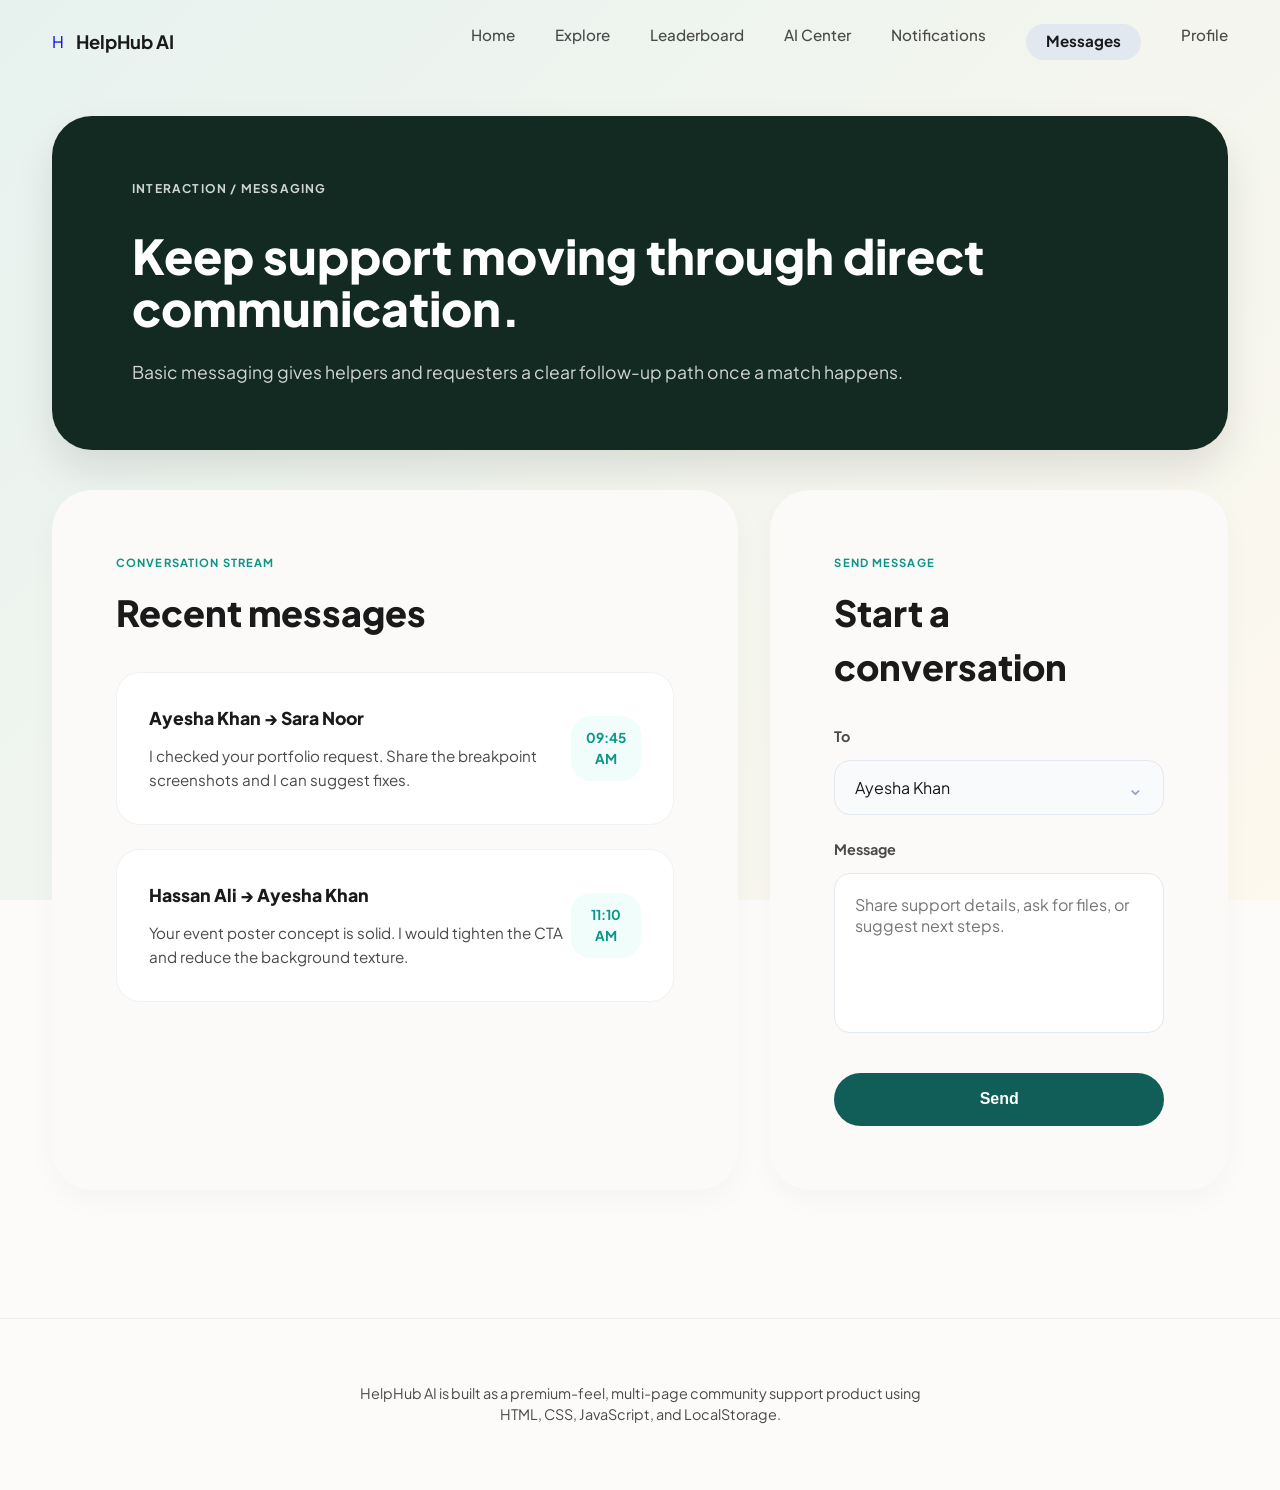
<file: messages.html>
<!DOCTYPE html>
<html lang="en">
<head>
    <meta charset="UTF-8">
    <meta name="viewport" content="width=device-width, initial-scale=1.0">
    <title>Messages - HelpHub AI</title>
    <link rel="stylesheet" href="styles.css">
    <link rel="preconnect" href="https://fonts.googleapis.com">
    <link rel="preconnect" href="https://fonts.gstatic.com" crossorigin>
    <link href="https://fonts.googleapis.com/css2?family=Plus+Jakarta+Sans:wght@400;500;600;700;800&display=swap" rel="stylesheet">
</head>
<body class="messages-page">
    <div class="bg-overlay"></div>
    
    <header class="navbar">
        <div class="container nav-container">
            <a href="index.html" class="logo" style="text-decoration: none;">
                <div class="logo-circle">H</div>
                <span class="logo-text">HelpHub AI</span>
            </a>
            <nav class="nav-links-simple">
                <a href="index.html">Home</a>
                <a href="explore.html">Explore</a>
                <a href="leaderboard.html">Leaderboard</a>
                <a href="ai-center.html">AI Center</a>
                <a href="notifications.html">Notifications</a>
                <a href="messages.html" class="active-pill">Messages</a>
                <a href="profile.html">Profile</a>
            </nav>
        </div>
    </header>

    <main class="messages-main">
        <div class="container">
            <!-- Header Card -->
            <div class="msg-header-card">
                <span class="card-tag">INTERACTION / MESSAGING</span>
                <h1 class="msg-title">Keep support moving through direct communication.</h1>
                <p class="msg-desc">Basic messaging gives helpers and requesters a clear follow-up path once a match happens.</p>
            </div>

            <!-- Content Grid -->
            <div class="msg-grid">
                <!-- Left: Recent Messages -->
                <section class="conversation-card">
                    <span class="section-tag">CONVERSATION STREAM</span>
                    <h2 class="section-heading">Recent messages</h2>

                    <div class="message-list">
                        <!-- Message 1 -->
                        <div class="message-item">
                            <div class="message-info">
                                <h3 class="message-parties">Ayesha Khan → Sara Noor</h3>
                                <p class="message-preview">I checked your portfolio request. Share the breakpoint screenshots and I can suggest fixes.</p>
                            </div>
                            <div class="message-time">
                                <span>09:45</span>
                                <span>AM</span>
                            </div>
                        </div>

                        <!-- Message 2 -->
                        <div class="message-item">
                            <div class="message-info">
                                <h3 class="message-parties">Hassan Ali → Ayesha Khan</h3>
                                <p class="message-preview">Your event poster concept is solid. I would tighten the CTA and reduce the background texture.</p>
                            </div>
                            <div class="message-time">
                                <span>11:10</span>
                                <span>AM</span>
                            </div>
                        </div>
                    </div>
                </section>

                <!-- Right: Send Message -->
                <section class="send-message-card">
                    <span class="section-tag">SEND MESSAGE</span>
                    <h2 class="section-heading">Start a conversation</h2>

                    <form class="msg-form">
                        <div class="form-group">
                            <label>To</label>
                            <div class="select-wrapper">
                                <select>
                                    <option>Ayesha Khan</option>
                                    <option>Sara Noor</option>
                                    <option>Hassan Ali</option>
                                </select>
                            </div>
                        </div>

                        <div class="form-group">
                            <label>Message</label>
                            <textarea placeholder="Share support details, ask for files, or suggest next steps."></textarea>
                        </div>

                        <button type="submit" class="btn btn-teal btn-block">Send</button>
                    </form>
                </section>
            </div>
        </div>
    </main>

    <footer class="footer">
        <div class="container">
            <p>HelpHub AI is built as a premium-feel, multi-page community support product using HTML, CSS, JavaScript, and LocalStorage.</p>
        </div>
    </footer>
</body>
</html>
</file>
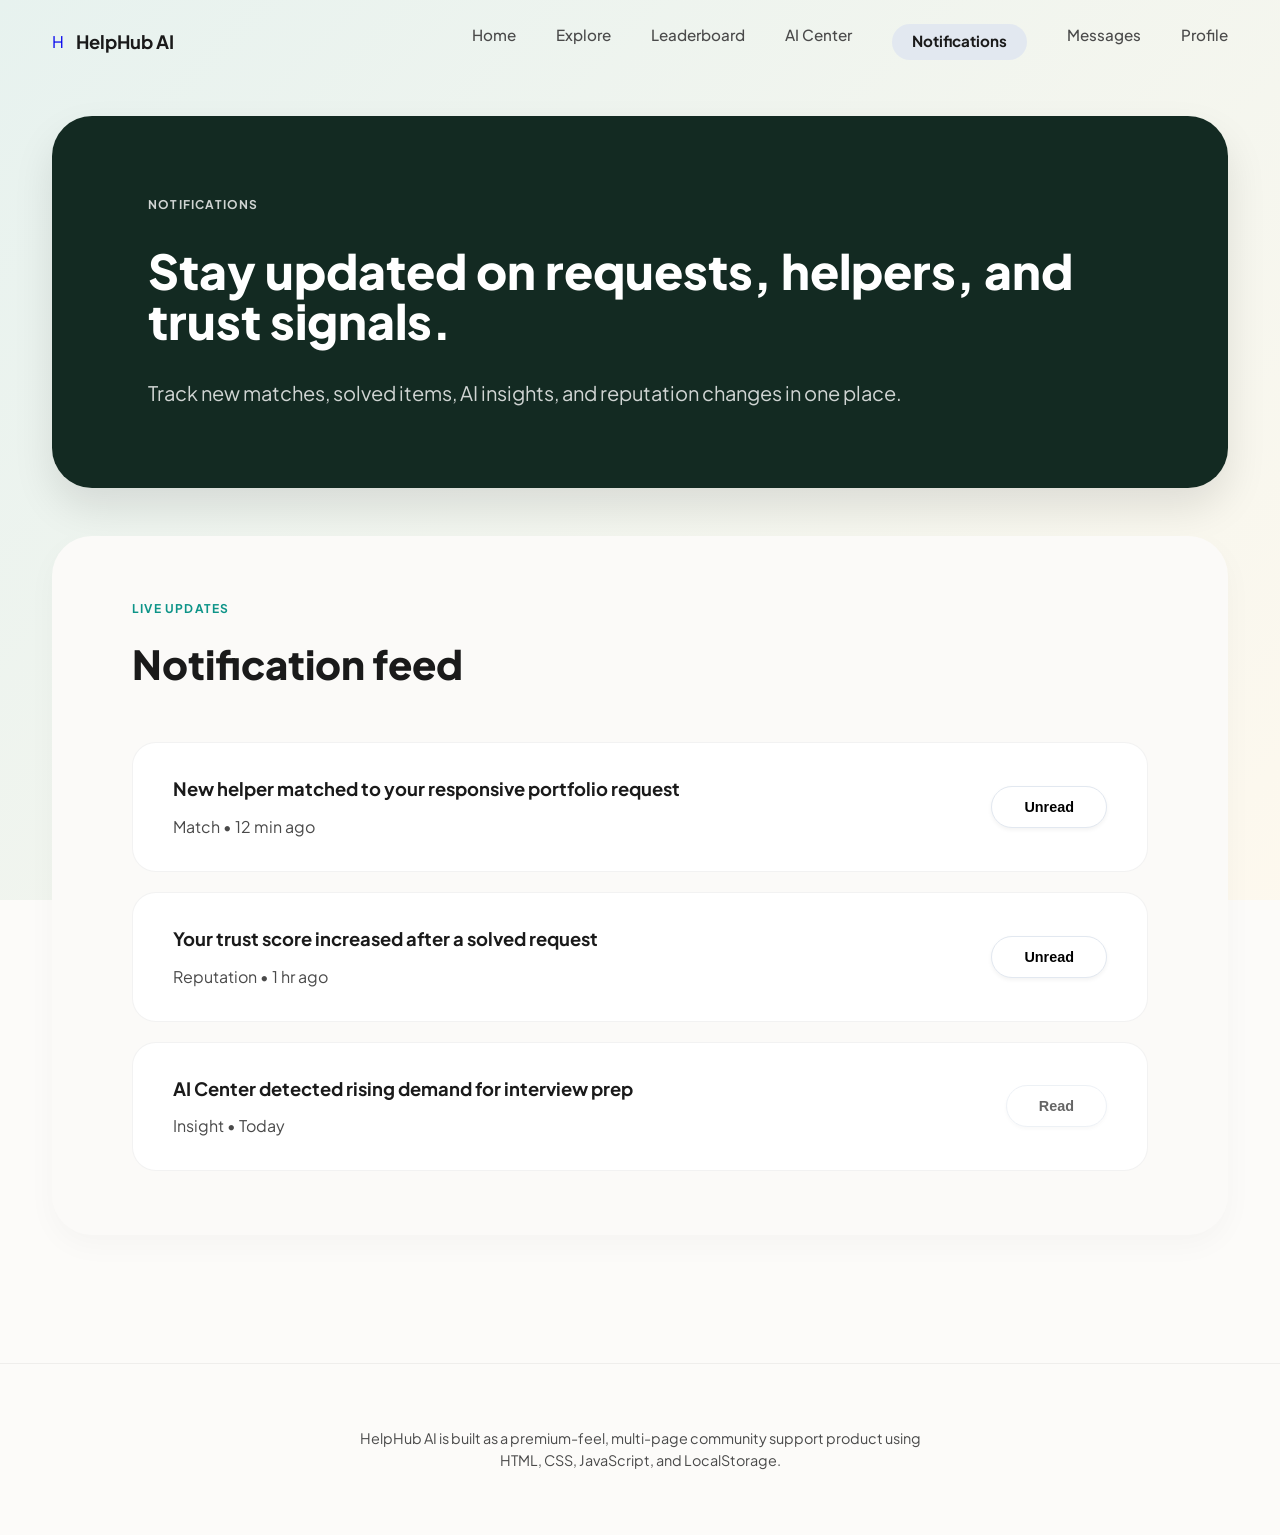
<file: notifications.html>
<!DOCTYPE html>
<html lang="en">
<head>
    <meta charset="UTF-8">
    <meta name="viewport" content="width=device-width, initial-scale=1.0">
    <title>Notifications - HelpHub AI</title>
    <link rel="stylesheet" href="styles.css">
    <link rel="preconnect" href="https://fonts.googleapis.com">
    <link rel="preconnect" href="https://fonts.gstatic.com" crossorigin>
    <link href="https://fonts.googleapis.com/css2?family=Plus+Jakarta+Sans:wght@400;500;600;700;800&display=swap" rel="stylesheet">
</head>
<body class="notifications-page">
    <div class="bg-overlay"></div>
    
    <header class="navbar">
        <div class="container nav-container">
            <a href="index.html" class="logo" style="text-decoration: none;">
                <div class="logo-circle">H</div>
                <span class="logo-text">HelpHub AI</span>
            </a>
            <nav class="nav-links-simple">
                <a href="index.html">Home</a>
                <a href="explore.html">Explore</a>
                <a href="leaderboard.html">Leaderboard</a>
                <a href="ai-center.html">AI Center</a>
                <a href="notifications.html" class="active-pill">Notifications</a>
                <a href="messages.html">Messages</a>
                <a href="profile.html">Profile</a>
            </nav>
        </div>
    </header>

    <main class="notifications-main">
        <div class="container">
            <!-- Header Card -->
            <div class="notif-header-card">
                <span class="card-tag">NOTIFICATIONS</span>
                <h1 class="notif-title">Stay updated on requests, helpers, and trust signals.</h1>
                <p class="notif-desc">Track new matches, solved items, AI insights, and reputation changes in one place.</p>
            </div>

            <!-- Feed Container -->
            <div class="notif-feed-container">
                <span class="section-tag-teal">LIVE UPDATES</span>
                <h2 class="section-heading-dark">Notification feed</h2>

                <div class="notif-list">
                    <!-- Notif 1 -->
                    <div class="notif-item">
                        <div class="notif-content">
                            <h3 class="notif-item-title">New helper matched to your responsive portfolio request</h3>
                            <span class="notif-meta">Match • 12 min ago</span>
                        </div>
                        <button class="btn-status">Unread</button>
                    </div>

                    <!-- Notif 2 -->
                    <div class="notif-item">
                        <div class="notif-content">
                            <h3 class="notif-item-title">Your trust score increased after a solved request</h3>
                            <span class="notif-meta">Reputation • 1 hr ago</span>
                        </div>
                        <button class="btn-status">Unread</button>
                    </div>

                    <!-- Notif 3 -->
                    <div class="notif-item">
                        <div class="notif-content">
                            <h3 class="notif-item-title">AI Center detected rising demand for interview prep</h3>
                            <span class="notif-meta">Insight • Today</span>
                        </div>
                        <button class="btn-status status-read">Read</button>
                    </div>
                </div>
            </div>
        </div>
    </main>

    <footer class="footer">
        <div class="container">
            <p>HelpHub AI is built as a premium-feel, multi-page community support product using HTML, CSS, JavaScript, and LocalStorage.</p>
        </div>
    </footer>
</body>
</html>
</file>
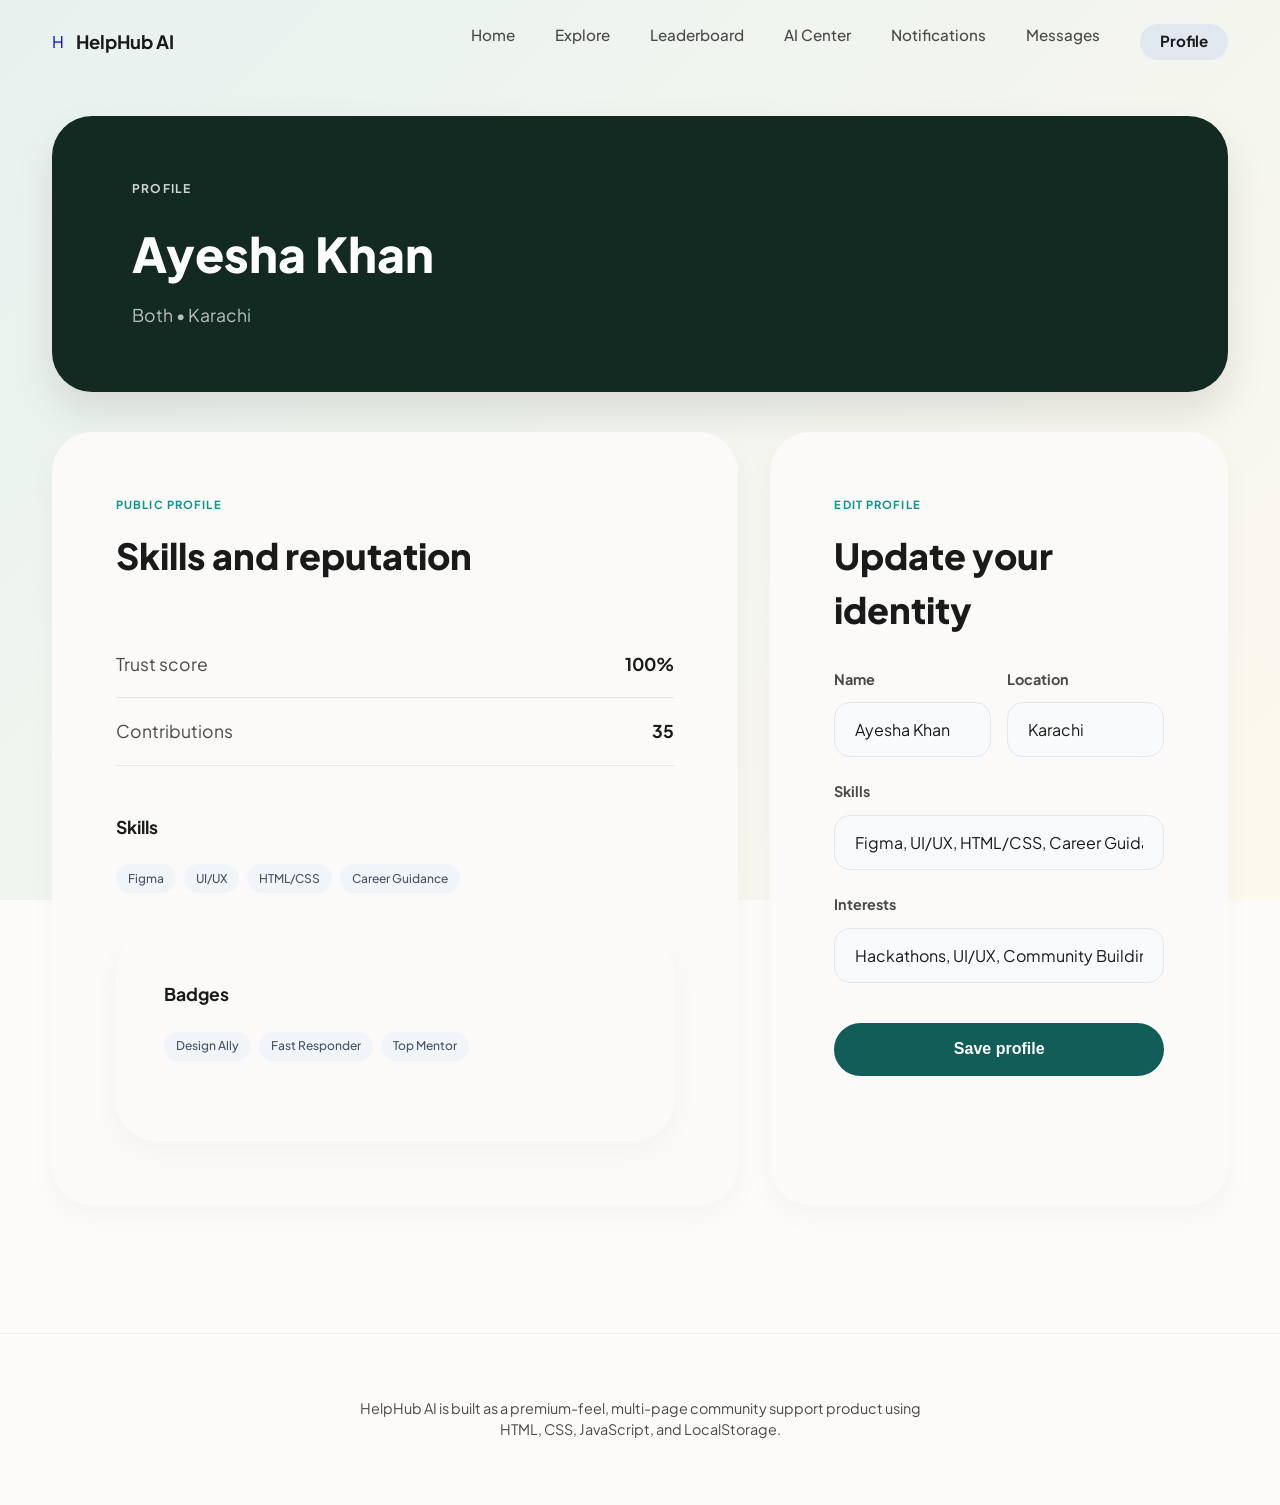
<file: profile.html>
<!DOCTYPE html>
<html lang="en">
<head>
    <meta charset="UTF-8">
    <meta name="viewport" content="width=device-width, initial-scale=1.0">
    <title>Profile - HelpHub AI</title>
    <link rel="stylesheet" href="styles.css">
    <link rel="preconnect" href="https://fonts.googleapis.com">
    <link rel="preconnect" href="https://fonts.gstatic.com" crossorigin>
    <link href="https://fonts.googleapis.com/css2?family=Plus+Jakarta+Sans:wght@400;500;600;700;800&display=swap" rel="stylesheet">
</head>
<body class="profile-page">
    <div class="bg-overlay"></div>
    
    <header class="navbar">
        <div class="container nav-container">
            <a href="index.html" class="logo" style="text-decoration: none;">
                <div class="logo-circle">H</div>
                <span class="logo-text">HelpHub AI</span>
            </a>
            <nav class="nav-links-simple">
                <a href="index.html">Home</a>
                <a href="explore.html">Explore</a>
                <a href="leaderboard.html">Leaderboard</a>
                <a href="ai-center.html">AI Center</a>
                <a href="notifications.html">Notifications</a>
                <a href="messages.html">Messages</a>
                <a href="profile.html" class="active-pill">Profile</a>
            </nav>
        </div>
    </header>

    <main class="profile-main">
        <div class="container">
            <!-- Header Card -->
            <div class="profile-header-card">
                <span class="card-tag">PROFILE</span>
                <h1 class="profile-name">Ayesha Khan</h1>
                <p class="profile-meta">Both • Karachi</p>
            </div>

            <!-- Content Grid -->
            <div class="profile-grid">
                <!-- Left: Public Profile -->
                <section class="public-profile-card">
                    <span class="section-tag">PUBLIC PROFILE</span>
                    <h2 class="section-heading">Skills and reputation</h2>

                    <div class="stats-table">
                        <div class="stat-row">
                            <span class="stat-label">Trust score</span>
                            <span class="stat-value">100%</span>
                        </div>
                        <div class="stat-row">
                            <span class="stat-label">Contributions</span>
                            <span class="stat-value">35</span>
                        </div>
                    </div>

                    <div class="skills-section">
                        <h3 class="inner-heading">Skills</h3>
                        <div class="pill-row">
                            <span class="pill-tag badge-teal">Figma</span>
                            <span class="pill-tag badge-teal">UI/UX</span>
                            <span class="pill-tag badge-teal">HTML/CSS</span>
                            <span class="pill-tag badge-teal">Career Guidance</span>
                        </div>
                    </div>

                    <div class="badges-section">
                        <h3 class="inner-heading">Badges</h3>
                        <div class="pill-row">
                            <span class="pill-tag badge-mint">Design Ally</span>
                            <span class="pill-tag badge-mint">Fast Responder</span>
                            <span class="pill-tag badge-mint">Top Mentor</span>
                        </div>
                    </div>
                </section>

                <!-- Right: Edit Profile -->
                <section class="edit-profile-card">
                    <span class="section-tag">EDIT PROFILE</span>
                    <h2 class="section-heading">Update your identity</h2>

                    <form class="edit-form">
                        <div class="form-row">
                            <div class="form-group">
                                <label>Name</label>
                                <input type="text" value="Ayesha Khan">
                            </div>
                            <div class="form-group">
                                <label>Location</label>
                                <input type="text" value="Karachi">
                            </div>
                        </div>

                        <div class="form-group">
                            <label>Skills</label>
                            <input type="text" value="Figma, UI/UX, HTML/CSS, Career Guidance">
                        </div>

                        <div class="form-group">
                            <label>Interests</label>
                            <input type="text" value="Hackathons, UI/UX, Community Building">
                        </div>

                        <button type="submit" class="btn btn-teal btn-block">Save profile</button>
                    </form>
                </section>
            </div>
        </div>
    </main>

    <footer class="footer">
        <div class="container">
            <p>HelpHub AI is built as a premium-feel, multi-page community support product using HTML, CSS, JavaScript, and LocalStorage.</p>
        </div>
    </footer>
</body>
</html>
</file>
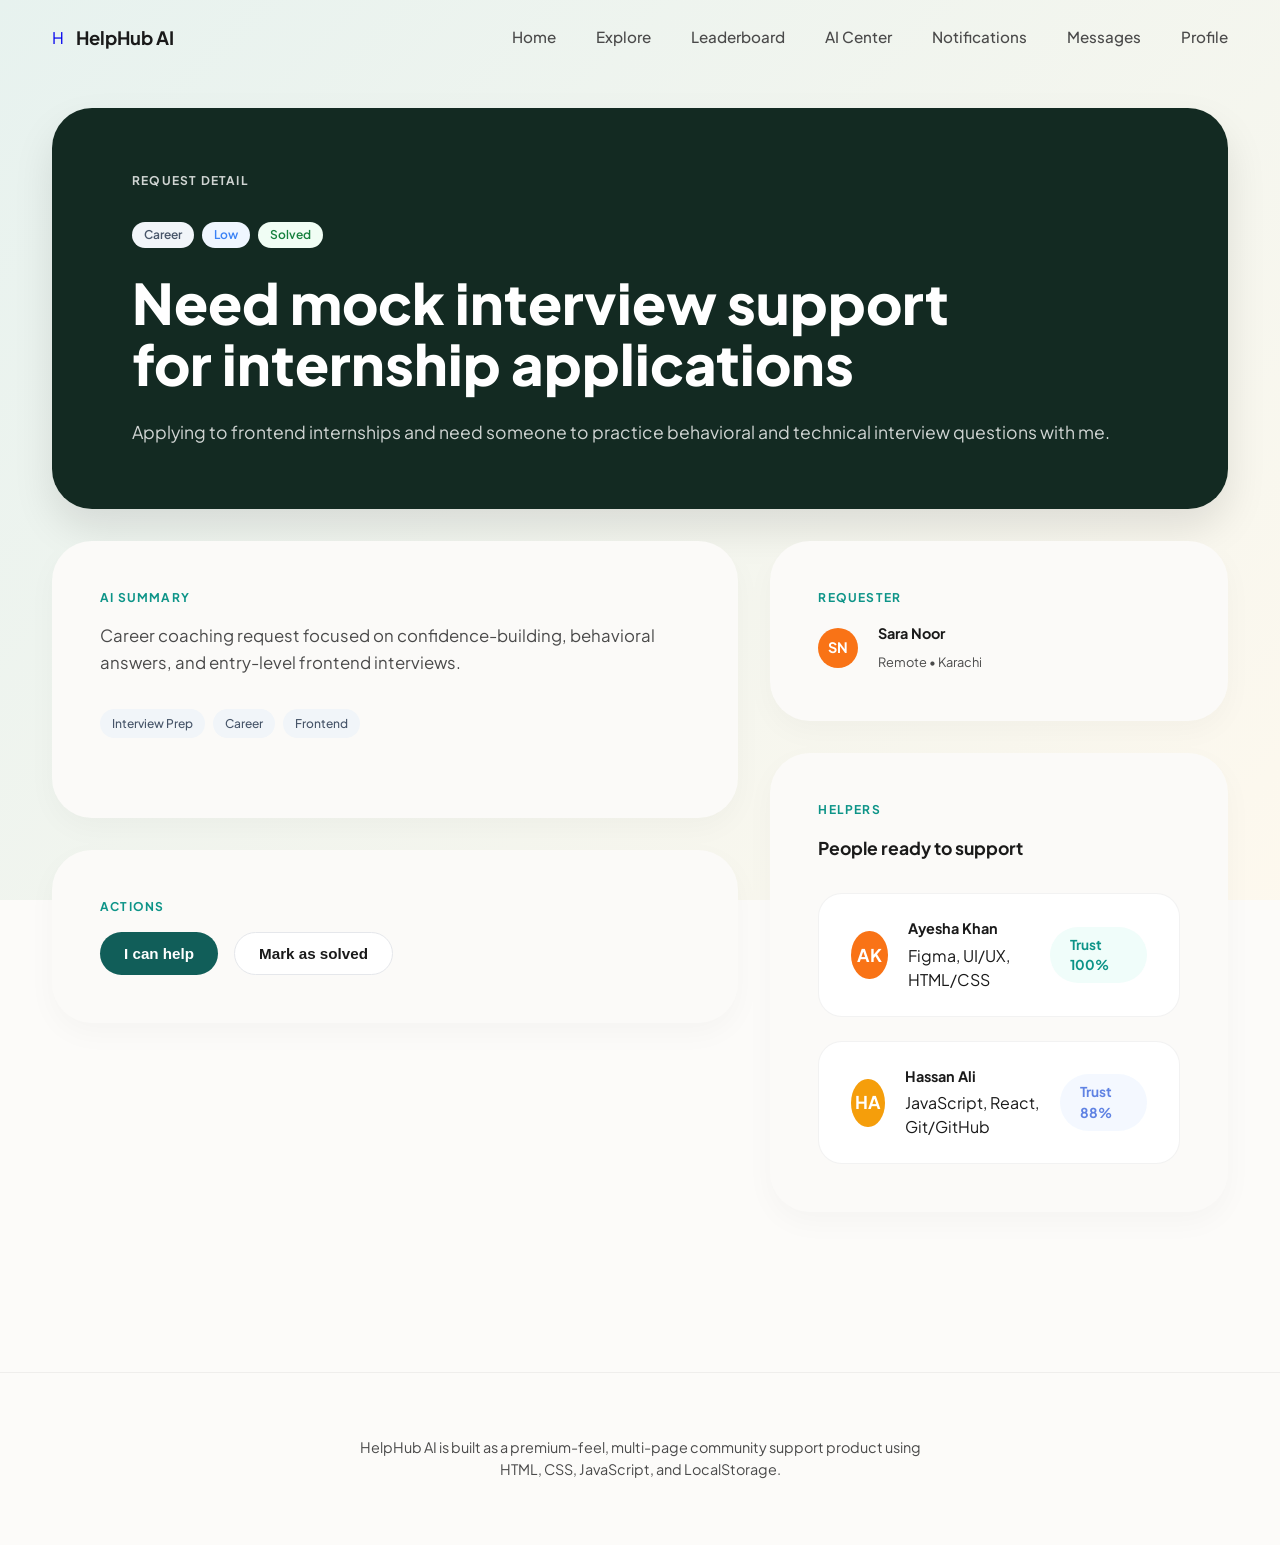
<file: request-detail.html>
<!DOCTYPE html>
<html lang="en">
<head>
    <meta charset="UTF-8">
    <meta name="viewport" content="width=device-width, initial-scale=1.0">
    <title>Request Detail - HelpHub AI</title>
    <link rel="stylesheet" href="styles.css">
    <link rel="preconnect" href="https://fonts.googleapis.com">
    <link rel="preconnect" href="https://fonts.gstatic.com" crossorigin>
    <link href="https://fonts.googleapis.com/css2?family=Plus+Jakarta+Sans:wght@400;500;600;700;800&display=swap" rel="stylesheet">
</head>
<body class="request-detail-page">
    <div class="bg-overlay"></div>
    
    <header class="navbar">
        <div class="container nav-container">
            <a href="index.html" class="logo" style="text-decoration: none;">
                <div class="logo-circle">H</div>
                <span class="logo-text">HelpHub AI</span>
            </a>
            <nav class="nav-links-simple">
                <a href="index.html">Home</a>
                <a href="explore.html">Explore</a>
                <a href="leaderboard.html">Leaderboard</a>
                <a href="ai-center.html">AI Center</a>
                <a href="notifications.html">Notifications</a>
                <a href="messages.html">Messages</a>
                <a href="profile.html">Profile</a>
            </nav>
        </div>
    </header>

    <main class="detail-main">
        <div class="container">
            <!-- Header Card -->
            <div class="detail-header-card">
                <span class="card-tag">REQUEST DETAIL</span>
                <div class="badge-row">
                    <span class="badge badge-gray">Career</span>
                    <span class="badge badge-blue-light">Low</span>
                    <span class="badge badge-green">Solved</span>
                </div>
                <h1 class="detail-title">Need mock interview support for internship applications</h1>
                <p class="detail-desc">Applying to frontend internships and need someone to practice behavioral and technical interview questions with me.</p>
            </div>

            <!-- Content Grid -->
            <div class="detail-grid">
                <div class="detail-left">
                    <!-- AI Summary -->
                    <section class="info-card">
                        <span class="section-tag-teal">AI SUMMARY</span>
                        <p class="info-text">Career coaching request focused on confidence-building, behavioral answers, and entry-level frontend interviews.</p>
                        <div class="pill-row">
                            <span class="pill-tag badge-teal">Interview Prep</span>
                            <span class="pill-tag badge-teal">Career</span>
                            <span class="pill-tag badge-teal">Frontend</span>
                        </div>
                    </section>

                    <!-- Actions -->
                    <section class="info-card">
                        <span class="section-tag-teal">ACTIONS</span>
                        <div class="action-buttons">
                            <button class="btn btn-teal">I can help</button>
                            <button class="btn btn-secondary">Mark as solved</button>
                        </div>
                    </section>
                </div>

                <div class="detail-right">
                    <!-- Requester -->
                    <section class="info-card">
                        <span class="section-tag-teal">REQUESTER</span>
                        <div class="user-block">
                            <div class="avatar avatar-orange" style="width: 40px; height: 40px; font-size: 0.9rem;">SN</div>
                            <div class="user-info">
                                <span class="user-name">Sara Noor</span>
                                <span class="user-meta">Remote • Karachi</span>
                            </div>
                        </div>
                    </section>

                    <!-- Helpers -->
                    <section class="info-card">
                        <span class="section-tag-teal">HELPERS</span>
                        <h2 class="inner-heading">People ready to support</h2>

                        <div class="helper-list">
                            <!-- Helper 1 -->
                            <div class="helper-card">
                                <div class="helper-user">
                                    <div class="avatar avatar-orange" style="width: 48px; height: 48px;">AK</div>
                                    <div class="user-info">
                                        <h3 class="user-name">Ayesha Khan</h3>
                                        <p class="user-skills">Figma, UI/UX, HTML/CSS</p>
                                    </div>
                                </div>
                                <div class="trust-pill">Trust 100%</div>
                            </div>

                            <!-- Helper 2 -->
                            <div class="helper-card">
                                <div class="helper-user">
                                    <div class="avatar avatar-orange" style="background-color: #f59e0b; width: 48px; height: 48px;">HA</div>
                                    <div class="user-info">
                                        <h3 class="user-name">Hassan Ali</h3>
                                        <p class="user-skills">JavaScript, React, Git/GitHub</p>
                                    </div>
                                </div>
                                <div class="trust-pill" style="background: #eff6ff; color: #1d4ed8; opacity: 0.7;">Trust 88%</div>
                            </div>
                        </div>
                    </section>
                </div>
            </div>
        </div>
    </main>

    <footer class="footer">
        <div class="container">
            <p>HelpHub AI is built as a premium-feel, multi-page community support product using HTML, CSS, JavaScript, and LocalStorage.</p>
        </div>
    </footer>
</body>
</html>
</file>
<file: styles.css>
:root {
    --bg-color: #fcfbf9;
    --text-primary: #1a1a1a;
    --text-secondary: #4a4a4a;
    --accent-teal: #0d9488;
    --dark-teal: #115e59;
    --dark-ecosystem: #132a22;
    --card-bg: #ffffff;
    --border-radius-lg: 24px;
    --border-radius-md: 16px;
    --border-radius-sm: 12px;
    --container-max: 1240px;
    --transition: all 0.3s ease;
}

* {
    margin: 0;
    padding: 0;
    box-sizing: border-box;
}

body {
    font-family: 'Plus Jakarta Sans', sans-serif;
    background-color: var(--bg-color);
    color: var(--text-primary);
    line-height: 1.5;
    overflow-x: hidden;
}

.bg-overlay {
    position: fixed;
    top: 0;
    left: 0;
    width: 100%;
    height: 100%;
    background: linear-gradient(135deg, #e1f0ec 0%, #fdf8eb 100%);
    z-index: -1;
    opacity: 0.8;
}

.container {
    max-width: var(--container-max);
    margin: 0 auto;
    padding: 0 2rem;
}

/* Navbar Shared & Specific */
.nav-links-simple {
    display: flex;
    gap: 2.5rem;
}

.nav-links-simple a {
    text-decoration: none;
    color: var(--text-secondary);
    font-weight: 500;
    font-size: 0.95rem;
    transition: var(--transition);
}

.nav-links-simple a:hover {
    color: var(--text-primary);
}

/* Login Page Specific */
.login-page .navbar {
    padding: 2rem 0;
}

.login-main {
    padding: 4rem 0 8rem;
    display: flex;
    align-items: center;
}

.login-grid {
    display: grid;
    grid-template-columns: 1fr 1fr;
    gap: 2rem;
    max-width: 1200px;
}

.access-card {
    background-color: var(--dark-ecosystem);
    color: white;
    padding: 60px;
    border-radius: 40px;
    display: flex;
    flex-direction: column;
}

.auth-card {
    background-color: white;
    padding: 60px;
    border-radius: 40px;
    box-shadow: 0 40px 100px rgba(0,0,0,0.05);
}

.card-tag {
    font-size: 0.75rem;
    font-weight: 700;
    letter-spacing: 0.1em;
    margin-bottom: 2rem;
    display: block;
    opacity: 0.8;
}

.tag-teal {
    color: var(--accent-teal);
    opacity: 1;
}

.card-title {
    font-size: 4rem;
    font-weight: 800;
    line-height: 1.1;
    margin-bottom: 2rem;
}

.card-title-dark {
    font-size: 3.5rem;
    font-weight: 800;
    line-height: 1.1;
    color: #1a1a1a;
    margin-bottom: 2rem;
}

.card-desc {
    font-size: 1.1rem;
    opacity: 0.7;
    line-height: 1.6;
    margin-bottom: 2.5rem;
}

.card-list {
    list-style: none;
    padding: 0;
}

.card-list li {
    position: relative;
    padding-left: 1.5rem;
    margin-bottom: 1.25rem;
    font-size: 1.05rem;
    opacity: 0.9;
}

.card-list li::before {
    content: "•";
    position: absolute;
    left: 0;
    color: white;
}

/* Auth Form Styles */
.auth-form {
    display: flex;
    flex-direction: column;
    gap: 1.5rem;
}

.form-group {
    display: flex;
    flex-direction: column;
    gap: 0.75rem;
}

.form-group label {
    font-size: 0.9rem;
    font-weight: 700;
    color: var(--text-secondary);
}

.select-wrapper {
    position: relative;
}

.select-wrapper::after {
    content: "⌄";
    position: absolute;
    right: 1.25rem;
    top: 50%;
    transform: translateY(-50%);
    pointer-events: none;
    font-size: 1.25rem;
    color: #94a3b8;
}

select, input {
    width: 100%;
    padding: 1rem 1.25rem;
    border: 1px solid #e2e8f0;
    border-radius: 16px;
    font-family: inherit;
    font-size: 1rem;
    background: #f8fafc;
    color: #1a1a1a;
    outline: none;
    transition: var(--transition);
    appearance: none;
}

input:read-only {
    cursor: default;
}

.form-row {
    display: flex;
    gap: 1rem;
}

.half {
    flex: 1;
}

.btn-block {
    width: 100%;
    margin-top: 1rem;
    padding: 1.1rem !important;
    font-size: 1rem !important;
}

/* Explore Page Specific */
.active-pill {
    background-color: #e2e8f0;
    padding: 0.4rem 1.25rem;
    border-radius: 100px;
    color: var(--text-primary) !important;
    font-weight: 700 !important;
}

.explore-main {
    padding: 2rem 0 8rem;
}

.explore-header-card {
    background-color: var(--dark-ecosystem);
    color: white;
    padding: 3rem 4rem;
    border-radius: 40px;
    margin-bottom: 3rem;
    box-shadow: 0 20px 40px rgba(0,0,0,0.1);
}

.explore-title {
    font-size: 3rem;
    font-weight: 800;
    line-height: 1.1;
    margin-bottom: 1.5rem;
    max-width: 900px;
}

.explore-desc {
    font-size: 1.1rem;
    opacity: 0.8;
    max-width: 600px;
}

.explore-content-grid {
    display: grid;
    grid-template-columns: 320px 1fr;
    gap: 2rem;
    align-items: start;
}

.filters-card {
    background: white;
    padding: 3rem 2.5rem;
    border-radius: 32px;
    box-shadow: 0 4px 6px -1px rgba(0,0,0,0.05);
    position: sticky;
    top: 2rem;
}

.filter-tag {
    font-size: 0.7rem;
    font-weight: 700;
    color: var(--accent-teal);
    letter-spacing: 0.1em;
    margin-bottom: 1rem;
    display: block;
}

.filter-heading {
    font-size: 2.25rem;
    font-weight: 800;
    margin-bottom: 3rem;
    color: #1a1a1a;
}

.filter-group {
    margin-bottom: 2.5rem;
}

.filter-group label {
    display: block;
    font-size: 0.9rem;
    font-weight: 700;
    color: var(--text-secondary);
    margin-bottom: 1.5rem;
}

.filter-group input, .filter-group select {
    background: white;
    border: 1px solid #e2e8f0;
    padding: 1.25rem;
}

.feed-section {
    display: flex;
    flex-direction: column;
    gap: 1.5rem;
}

.request-card-horizontal {
    background: white;
    padding: 2.5rem;
    border-radius: 32px;
    box-shadow: 0 4px 6px -1px rgba(0,0,0,0.05);
    transition: var(--transition);
}

.request-card-horizontal:hover {
    transform: translateY(-4px);
    box-shadow: 0 20px 25px -5px rgba(0,0,0,0.05);
}

.badge-gray { background: #f1f5f9; color: #475569; }
.badge-blue-light { background: #eff6ff; color: #3b82f6; }

/* Responsive Explore */
@media (max-width: 1024px) {
    .explore-content-grid {
        grid-template-columns: 1fr;
    }
    .filters-card {
        position: relative;
        top: 0;
    }
    .explore-title {
        font-size: 2.5rem;
    }
}

/* Standardized Navbar */
.navbar {
    padding: 1.5rem 0;
    position: relative;
    z-index: 100;
}

.nav-container {
    display: flex;
    justify-content: space-between;
    align-items: center;
    width: 100%;
}

.logo {
    display: flex;
    align-items: center;
    gap: 0.75rem;
    text-decoration: none;
}

.logo-sq {
    width: 36px;
    height: 36px;
    background-color: var(--accent-teal);
    color: white;
    border-radius: 10px;
    display: flex;
    align-items: center;
    justify-content: center;
    font-weight: 800;
    font-size: 1.1rem;
}

.logo-text {
    font-weight: 700;
    font-size: 1.15rem;
    color: #1a1a1a;
}

.nav-links {
    display: flex;
    align-items: center;
    gap: 0.5rem;
}

.nav-item {
    text-decoration: none;
    color: #64748b;
    font-weight: 600;
    font-size: 0.95rem;
    padding: 0.6rem 1.25rem;
    border-radius: 100px;
    transition: var(--transition);
}

.nav-item:hover {
    color: var(--text-primary);
}

.nav-item.active {
    background-color: #e2e8f0;
    color: #0f766e;
}

.nav-right {
    display: flex;
    align-items: center;
    gap: 1.25rem;
}

.signal-pill {
    background: white;
    padding: 0.6rem 1.5rem;
    border-radius: 100px;
    font-size: 0.9rem;
    font-weight: 600;
    color: #64748b;
    border: 1px solid #f1f5f9;
}

.btn-join {
    background-color: var(--accent-teal);
    color: white;
    text-decoration: none;
    padding: 0.65rem 1.75rem;
    border-radius: 100px;
    font-weight: 700;
    font-size: 0.95rem;
    transition: var(--transition);
}

.btn-join:hover {
    background-color: var(--dark-teal);
    transform: translateY(-1px);
}

/* Buttons */
.btn {
    padding: 0.75rem 1.5rem;
    border-radius: 100px;
    font-weight: 600;
    cursor: pointer;
    border: none;
    transition: var(--transition);
    font-size: 0.95rem;
}

.btn-teal {
    background-color: var(--dark-teal);
    color: white;
}

.btn-primary {
    background-color: var(--accent-teal);
    color: white;
}

.btn-secondary {
    background-color: white;
    color: var(--text-primary);
    border: 1px solid #e5e7eb;
}

.btn-pill {
    background-color: white;
    color: var(--text-primary);
    padding: 0.5rem 1.25rem;
    font-size: 0.85rem;
    box-shadow: 0 2px 4px rgba(0,0,0,0.05);
}

/* Hero Section */
.hero-section {
    padding: 4rem 0 6rem;
}

.hero-grid {
    display: grid;
    grid-template-columns: 1.1fr 0.8fr;
    gap: 4rem;
    align-items: start;
}

.subtitle {
    display: block;
    font-size: 0.75rem;
    font-weight: 700;
    letter-spacing: 0.1em;
    color: var(--dark-teal);
    margin-bottom: 8px;
}

.hero-title {
    font-size: 4rem;
    line-height: 1.1;
    font-weight: 800;
    margin-bottom: 1rem;
    color: #1a1a1a;
}

.hero-desc {
    font-size: 1.1rem;
    color: var(--text-secondary);
    max-width: 540px;
    margin-bottom: 2.5rem;
}

.hero-actions {
    display: flex;
    gap: 1rem;
    margin-bottom: 4rem;
}

.stats-container {
    display: flex;
    gap: 1.5rem;
}

.stats-card {
    background: rgba(255, 255, 255, 0.6);
    padding: 2rem;
    border-radius: var(--border-radius-md);
    flex: 1;
    border: 1px solid rgba(255, 255, 255, 0.8);
}

.stats-label {
    display: block;
    font-size: 0.7rem;
    font-weight: 700;
    color: var(--accent-teal);
    margin-bottom: 0.5rem;
    letter-spacing: 0.05em;
}

.stats-value {
    display: block;
    font-size: 2rem;
    font-weight: 800;
    margin-bottom: 1rem;
}

.stats-info {
    font-size: 0.85rem;
    color: var(--text-secondary);
}

/* Ecosystem Card */
.ecosystem-card {
    background-color: var(--dark-ecosystem);
    color: white;
    padding: 3rem;
    border-radius: var(--border-radius-lg);
    position: relative;
    box-shadow: 0 20px 40px rgba(0,0,0,0.2);
}

.ecosystem-header {
    display: flex;
    justify-content: space-between;
    align-items: center;
    margin-bottom: 2rem;
}

.live-tag {
    font-size: 0.7rem;
    font-weight: 700;
    letter-spacing: 0.1em;
    opacity: 0.8;
}

.orb {
    width: 80px;
    height: 80px;
    background: radial-gradient(circle at 30% 30%, #ffd978, #f59e0b);
    border-radius: 50%;
    /* filter: blur(2px); */
    box-shadow: 0 0 20px rgba(245, 158, 11, 0.4);
}

.ecosystem-title {
    font-size: 2.5rem;
    font-weight: 800;
    line-height: 1.2;
    margin-bottom: 1.5rem;
}

.ecosystem-desc {
    font-size: 1rem;
    opacity: 0.7;
    margin-bottom: 2.5rem;
    line-height: 1.6;
}

.eco-feature {
    background: rgba(255, 255, 255, 0.9);
    color: var(--text-primary);
    padding: 1.5rem;
    border-radius: var(--border-radius-md);
    margin-bottom: 1.5rem;
}

.eco-feature h3 {
    font-size: 1rem;
    font-weight: 700;
    margin-bottom: 0.5rem;
}

.eco-feature p {
    font-size: 0.9rem;
    color: var(--text-secondary);
}

/* Section Common */
.section-header {
    display: flex;
    justify-content: space-between;
    align-items: flex-end;
    margin-bottom: 3rem;
}

.section-tag {
    display: block;
    font-size: 0.7rem;
    font-weight: 700;
    color: var(--accent-teal);
    letter-spacing: 0.1em;
    margin-bottom: 1rem;
}

.section-heading {
    font-size: 2.25rem;
    font-weight: 800;
}

/* Core Flow Section */
.core-flow-section {
    padding: 6rem 0;
}

.flow-grid {
    display: grid;
    grid-template-columns: repeat(3, 1fr);
    gap: 2rem;
}

.flow-card {
    background: white;
    padding: 2.5rem;
    border-radius: var(--border-radius-lg);
    box-shadow: 0 4px 6px -1px rgba(0,0,0,0.05);
}

.flow-card h3 {
    font-size: 1.15rem;
    font-weight: 700;
    margin-bottom: 1rem;
}

.flow-card p {
    font-size: 0.95rem;
    color: var(--text-secondary);
}

/* Featured Section */
.featured-section {
    padding: 4rem 0 8rem;
}

.requests-grid {
    display: grid;
    grid-template-columns: repeat(3, 1fr);
    gap: 2rem;
}

.request-card {
    background: white;
    padding: 2rem;
    border-radius: var(--border-radius-lg);
    display: flex;
    flex-direction: column;
    box-shadow: 0 4px 6px -1px rgba(0,0,0,0.05);
}

.badge-row {
    display: flex;
    gap: 0.5rem;
    margin-bottom: 1.5rem;
}

.badge {
    padding: 0.25rem 0.75rem;
    border-radius: 100px;
    font-size: 0.75rem;
    font-weight: 600;
}

.badge-teal { background: #f0fdfa; color: #0f766e; }
.badge-red { background: #fef2f2; color: #b91c1c; }
.badge-green { background: #f0fdf4; color: #15803d; }
.badge-mint { background: #f0fdfa; color: #0d9488; }
.badge-yellow { background: #fffbeb; color: #b45309; }
.badge-blue { background: #eff6ff; color: #1d4ed8; }

.req-title {
    font-size: 1.1rem;
    font-weight: 800;
    margin-bottom: 1rem;
    line-height: 1.4;
}

.req-content {
    font-size: 0.9rem;
    color: var(--text-secondary);
    margin-bottom: 1.5rem;
    flex-grow: 1;
}

.pill-row {
    display: flex;
    gap: 0.5rem;
    margin-bottom: 2rem;
}

.pill-tag {
    background: #f1f5f9;
    color: #475569;
    padding: 0.35rem 0.75rem;
    border-radius: 100px;
    font-size: 0.75rem;
    font-weight: 500;
}

.req-footer {
    display: flex;
    justify-content: space-between;
    align-items: flex-end;
    margin-top: auto;
}

.user-name {
    display: block;
    font-weight: 700;
    font-size: 0.9rem;
    margin-bottom: 0.25rem;
}

.user-meta {
    font-size: 0.8rem;
    color: var(--text-secondary);
}

.btn-details {
    background: white;
    border: 1px solid #e5e7eb;
    padding: 0.5rem 1rem;
    border-radius: 100px;
    font-size: 0.8rem;
    font-weight: 700;
    cursor: pointer;
    box-shadow: 0 2px 4px rgba(0,0,0,0.05);
}

/* Footer */
.footer {
    padding: 4rem 0;
    text-align: center;
    border-top: 1px solid rgba(0,0,0,0.05);
}

.footer p {
    font-size: 0.9rem;
    color: var(--text-secondary);
    max-width: 600px;
    margin: 0 auto;
}

/* Responsive */
@media (max-width: 1024px) {
    .hero-grid {
        grid-template-columns: 1fr;
    }
    .flow-grid, .requests-grid {
        grid-template-columns: repeat(2, 1fr);
    }
    .hero-title {
        font-size: 3rem;
    }
}

@media (max-width: 768px) {
    .nav-links {
        display: none;
    }
    .flow-grid, .requests-grid {
        grid-template-columns: 1fr;
    }
    .hero-title {
        font-size: 2.5rem;
    }
    .stats-container {
        flex-direction: column;
    }
}

/* Leaderboard Page Specific */
.leaderboard-main {
    padding: 2rem 0 8rem;
}

.leaderboard-header-card {
    background-color: var(--dark-ecosystem);
    color: white;
    padding: 4rem 5rem;
    border-radius: 40px;
    margin-bottom: 3rem;
    box-shadow: 0 20px 40px rgba(0,0,0,0.1);
}

.leaderboard-title {
    font-size: 3rem;
    font-weight: 800;
    line-height: 1.1;
    margin-bottom: 1.5rem;
    max-width: 900px;
}

.leaderboard-desc {
    font-size: 1.2rem;
    opacity: 0.8;
}

.leaderboard-content-grid {
    display: grid;
    grid-template-columns: 1fr 1fr;
    gap: 2.5rem;
}

.rankings-section, .badges-section {
    background: #fbfaf8;
    padding: 3rem;
    border-radius: 40px;
    box-shadow: 0 10px 30px rgba(0,0,0,0.03);
}

.section-tag-teal {
    font-size: 0.75rem;
    font-weight: 700;
    color: var(--accent-teal);
    letter-spacing: 0.1em;
    margin-bottom: 1rem;
    display: block;
}

.section-heading-dark {
    font-size: 2.5rem;
    font-weight: 800;
    margin-bottom: 3rem;
    color: #1a1a1a;
}

.ranking-cards, .badge-cards {
    display: flex;
    flex-direction: column;
    gap: 1.5rem;
}

.ranking-card {
    background: white;
    padding: 2rem;
    border-radius: 24px;
    display: flex;
    justify-content: space-between;
    align-items: center;
    border: 1px solid rgba(0,0,0,0.05);
    box-shadow: 0 4px 6px -1px rgba(0,0,0,0.02);
}

.ranking-user {
    display: flex;
    align-items: center;
    gap: 1.5rem;
}

.avatar {
    width: 56px;
    height: 56px;
    border-radius: 50%;
    display: flex;
    align-items: center;
    justify-content: center;
    color: white;
    font-weight: 700;
    font-size: 1.1rem;
}

.avatar-teal { background-color: #0d9488; }
.avatar-navy { background-color: #1e293b; }
.avatar-orange { background-color: #f97316; }

.ranking-card .user-name {
    font-size: 1.1rem;
    font-weight: 800;
    margin-bottom: 0.25rem;
    color: var(--text-primary);
}

.ranking-card .user-skills {
    font-size: 0.95rem;
    color: var(--text-secondary);
}

.ranking-stats {
    text-align: right;
}

.stat-score {
    display: block;
    font-size: 1.25rem;
    font-weight: 800;
    margin-bottom: 0.25rem;
}

.stat-desc {
    font-size: 0.85rem;
    color: var(--text-secondary);
}

.badge-card {
    background: white;
    padding: 2.5rem;
    border-radius: 24px;
    border: 1px solid rgba(0,0,0,0.05);
    box-shadow: 0 4px 6px -1px rgba(0,0,0,0.02);
}

.badge-card .user-name {
    font-size: 1.2rem;
    font-weight: 800;
    margin-bottom: 0.75rem;
}

.badge-card .user-badges {
    font-size: 1rem;
    color: var(--text-secondary);
    margin-bottom: 2rem;
}

.progress-bar-container {
    width: 100%;
    height: 12px;
    background-color: #f1f5f9;
    border-radius: 100px;
    overflow: hidden;
}

.progress-bar {
    height: 100%;
    background: linear-gradient(90deg, #f59e0b 0%, #10b981 100%);
    border-radius: 100px;
}

@media (max-width: 1024px) {
    .leaderboard-content-grid {
        grid-template-columns: 1fr;
    }
    .leaderboard-title {
        font-size: 3rem;
    }
    .leaderboard-header-card {
        padding: 3rem;
    }
}

/* AI Center Page Specific */
.ai-center-main {
    padding: 2rem 0 8rem;
}

.ai-header-card {
    background-color: var(--dark-ecosystem);
    color: white;
    padding: 4rem 5rem;
    border-radius: 40px;
    margin-bottom: 2rem;
    box-shadow: 0 20px 40px rgba(0,0,0,0.1);
}

.ai-title {
    font-size: 3rem;
    font-weight: 800;
    line-height: 1.1;
    margin-bottom: 1.5rem;
    max-width: 900px;
}

.ai-desc {
    font-size: 1.1rem;
    opacity: 0.8;
}

.ai-stats-grid {
    display: grid;
    grid-template-columns: repeat(3, 1fr);
    gap: 2rem;
    margin-bottom: 3rem;
}

.ai-stat-card {
    background: white;
    padding: 2.5rem;
    border-radius: 32px;
    box-shadow: 0 4px 6px -1px rgba(0,0,0,0.05);
}

.stat-tag {
    font-size: 0.75rem;
    font-weight: 700;
    color: var(--accent-teal);
    letter-spacing: 0.1em;
    margin-bottom: 1rem;
    display: block;
}

.stat-title {
    font-size: 2.25rem;
    font-weight: 800;
    margin-bottom: 1rem;
    color: #1a1a1a;
    line-height: 1.2;
}

.stat-text {
    font-size: 0.95rem;
    color: var(--text-secondary);
}

.ai-recommendations-container {
    background: #fbfaf8;
    padding: 4rem;
    border-radius: 40px;
    box-shadow: 0 10px 30px rgba(0,0,0,0.03);
}

.rec-list {
    display: flex;
    flex-direction: column;
    gap: 1.5rem;
    margin-top: 3rem;
}

.rec-item {
    background: white;
    padding: 2rem;
    border-radius: 24px;
    border: 1px solid rgba(0,0,0,0.05);
}

.rec-title {
    font-size: 1.1rem;
    font-weight: 800;
    margin-bottom: 1rem;
}

.rec-summary {
    font-size: 0.95rem;
    color: var(--text-secondary);
    margin-bottom: 1.5rem;
}

.badge-teal-light { background: #f0fdfa; color: #0d9488; }
.badge-mint-light { background: #f0fdf4; color: #15803d; }

/* Notifications Page Specific */
.notifications-main {
    padding: 2rem 0 8rem;
}

.notif-header-card {
    background-color: var(--dark-ecosystem);
    color: white;
    padding: 5rem 6rem;
    border-radius: 40px;
    margin-bottom: 3rem;
    box-shadow: 0 20px 40px rgba(0,0,0,0.1);
}

.notif-title {
    font-size: 3rem;
    font-weight: 800;
    line-height: 1.05;
    margin-bottom: 2rem;
    max-width: 950px;
}

.notif-desc {
    font-size: 1.25rem;
    opacity: 0.8;
}

.notif-feed-container {
    background: #fbfaf8;
    padding: 4rem 5rem;
    border-radius: 40px;
    box-shadow: 0 10px 30px rgba(0,0,0,0.03);
}

.notif-list {
    display: flex;
    flex-direction: column;
    gap: 1.25rem;
    margin-top: 3rem;
}

.notif-item {
    background: white;
    padding: 2rem 2.5rem;
    border-radius: 24px;
    display: flex;
    justify-content: space-between;
    align-items: center;
    border: 1px solid rgba(0,0,0,0.05);
}

.notif-item-title {
    font-size: 1.15rem;
    font-weight: 700;
    margin-bottom: 0.75rem;
    color: #1a1a1a;
}

.notif-meta {
    font-size: 1rem;
    color: var(--text-secondary);
}

.btn-status {
    background: white;
    border: 1px solid #e2e8f0;
    padding: 0.75rem 2rem;
    border-radius: 100px;
    font-size: 0.9rem;
    font-weight: 700;
    cursor: pointer;
    box-shadow: 0 2px 4px rgba(0,0,0,0.05);
    min-width: 100px;
}

.status-read {
    opacity: 0.6;
}

@media (max-width: 1100px) {
    .notif-title {
        font-size: 3rem;
    }
    .notif-header-card, .notif-feed-container {
        padding: 3rem;
    }
}

/* Profile Page Specific */
.profile-main {
    padding: 2rem 0 8rem;
}

.profile-header-card {
    background-color: var(--dark-ecosystem);
    color: white;
    padding: 4rem 5rem;
    border-radius: 40px;
    margin-bottom: 2.5rem;
    box-shadow: 0 20px 40px rgba(0,0,0,0.1);
}

.profile-name {
    font-size: 3rem;
    font-weight: 800;
    line-height: 1;
    margin-bottom: 1.5rem;
}

.profile-meta {
    font-size: 1.1rem;
    opacity: 0.7;
}

.profile-grid {
    display: grid;
    grid-template-columns: 1.2fr 0.8fr;
    gap: 2rem;
}

.public-profile-card, .edit-profile-card {
    background: #fbfaf8;
    padding: 4rem;
    border-radius: 40px;
    box-shadow: 0 10px 30px rgba(0,0,0,0.03);
}

.stats-table {
    margin: 3rem 0;
}

.stat-row {
    display: flex;
    justify-content: space-between;
    padding: 1.25rem 0;
    border-bottom: 1px solid rgba(0,0,0,0.08);
}

.stat-label {
    font-size: 1.1rem;
    color: var(--text-secondary);
}

.stat-value {
    font-size: 1.1rem;
    font-weight: 700;
}

.inner-heading {
    font-size: 1.1rem;
    font-weight: 700;
    margin-bottom: 1.5rem;
}

.skills-section {
    margin-bottom: 2.5rem;
}

.edit-form {
    display: flex;
    flex-direction: column;
    gap: 1.5rem;
    margin-top: 2rem;
}

/* Messages Page Specific */
.messages-main {
    padding: 2rem 0 8rem;
}

.msg-header-card {
    background-color: var(--dark-ecosystem);
    color: white;
    padding: 4rem 5rem;
    border-radius: 40px;
    margin-bottom: 2.5rem;
    box-shadow: 0 20px 40px rgba(0,0,0,0.1);
}

.msg-title {
    font-size: 3rem;
    font-weight: 800;
    line-height: 1.1;
    margin-bottom: 1.5rem;
    max-width: 900px;
}

.msg-desc {
    font-size: 1.1rem;
    opacity: 0.8;
}

.msg-grid {
    display: grid;
    grid-template-columns: 1.2fr 0.8fr;
    gap: 2rem;
}

.conversation-card, .send-message-card {
    background: #fbfaf8;
    padding: 4rem;
    border-radius: 40px;
    box-shadow: 0 10px 30px rgba(0,0,0,0.03);
}

.message-list {
    display: flex;
    flex-direction: column;
    gap: 1.5rem;
    margin-top: 2rem;
}

.message-item {
    background: white;
    padding: 2rem;
    border-radius: 24px;
    display: flex;
    justify-content: space-between;
    align-items: center;
    border: 1px solid rgba(0,0,0,0.05);
}

.message-parties {
    font-size: 1.1rem;
    font-weight: 800;
    margin-bottom: 0.75rem;
    color: #1a1a1a;
}

.message-preview {
    font-size: 0.95rem;
    color: var(--text-secondary);
    line-height: 1.6;
    max-width: 440px;
}

.message-time {
    background: #f0fdfa;
    color: #0d9488;
    padding: 0.75rem;
    border-radius: 20px;
    display: flex;
    flex-direction: column;
    align-items: center;
    font-size: 0.85rem;
    font-weight: 700;
    min-width: 70px;
}

.msg-form {
    display: flex;
    flex-direction: column;
    gap: 1.5rem;
    margin-top: 2rem;
}

textarea {
    width: 100%;
    min-height: 160px;
    padding: 1.25rem;
    border: 1px solid #e2e8f0;
    border-radius: 16px;
    font-family: inherit;
    font-size: 1rem;
    background: #ffffff;
    color: #1a1a1a;
    outline: none;
    transition: var(--transition);
    resize: none;
}

textarea:focus {
    border-color: var(--accent-teal);
}

/* Create Request Page Specific */
.request-main {
    padding: 2rem 0 8rem;
}

.request-header-card {
    background-color: var(--dark-ecosystem);
    color: white;
    padding: 4rem 5rem;
    border-radius: 40px;
    margin-bottom: 3rem;
    box-shadow: 0 20px 40px rgba(0,0,0,0.1);
}

.request-title {
    font-size: 4rem;
    font-weight: 800;
    line-height: 1.1;
    margin-bottom: 1.5rem;
    max-width: 900px;
}

.request-desc {
    font-size: 1.2rem;
    opacity: 0.8;
    max-width: 700px;
}

.request-grid {
    display: grid;
    grid-template-columns: 1.2fr 0.8fr;
    gap: 2rem;
}

.form-card, .ai-assistant-card {
    background: #fbfaf8;
    padding: 4rem;
    border-radius: 40px;
    box-shadow: 0 10px 30px rgba(0,0,0,0.03);
}

.request-form {
    display: flex;
    flex-direction: column;
    gap: 2rem;
}

.form-row-complex {
    display: grid;
    grid-template-columns: 1fr 1fr;
    gap: 1.5rem;
}

.half-width {
    max-width: 50%;
}

.form-actions {
    display: flex;
    gap: 1rem;
    margin-top: 1rem;
}

.btn-secondary-pill {
    background: white;
    border: 1px solid #e2e8f0;
    padding: 1rem 2rem;
    border-radius: 100px;
    font-weight: 700;
    color: var(--text-primary);
    cursor: pointer;
    box-shadow: 0 2px 4px rgba(0,0,0,0.05);
}

.btn-teal-pill {
    background: var(--accent-teal);
    border: none;
    padding: 1rem 2rem;
    border-radius: 100px;
    font-weight: 700;
    color: white;
    cursor: pointer;
    box-shadow: 0 4px 12px rgba(13, 148, 136, 0.2);
}

.section-heading-small {
    font-size: 3rem;
    font-weight: 800;
    line-height: 1.1;
    margin-bottom: 3rem;
    color: #1a1a1a;
}

.guidance-list {
    display: flex;
    flex-direction: column;
    gap: 2rem;
}

.guidance-row {
    display: flex;
    justify-content: space-between;
    align-items: center;
    padding-bottom: 1.5rem;
    border-bottom: 1px solid rgba(0,0,0,0.05);
}

.guidance-row.vertical {
    flex-direction: column;
    align-items: flex-start;
    gap: 1rem;
}

.guide-label {
    font-size: 1.05rem;
    color: var(--text-secondary);
}

.guide-value {
    font-size: 1.05rem;
    color: var(--text-primary);
}

.bold {
    font-weight: 700;
}

/* Request Detail Page Specific */
.detail-main {
    padding: 2rem 0 8rem;
}

.detail-header-card {
    background-color: var(--dark-ecosystem);
    color: white;
    padding: 4rem 5rem;
    border-radius: 40px;
    margin-bottom: 2rem;
    box-shadow: 0 20px 40px rgba(0,0,0,0.1);
}

.detail-title {
    font-size: 3.5rem;
    font-weight: 800;
    line-height: 1.1;
    margin-bottom: 1.5rem;
    max-width: 900px;
}

.detail-desc {
    font-size: 1.1rem;
    opacity: 0.8;
}

.detail-grid {
    display: grid;
    grid-template-columns: 1.2fr 0.8fr;
    gap: 2rem;
}

.info-card {
    background: #fbfaf8;
    padding: 3rem;
    border-radius: 40px;
    margin-bottom: 2rem;
    box-shadow: 0 10px 30px rgba(0,0,0,0.03);
}

.info-text {
    font-size: 1.05rem;
    color: var(--text-secondary);
    margin-bottom: 2rem;
    line-height: 1.6;
}

.action-buttons {
    display: flex;
    gap: 1rem;
    margin-top: 1rem;
}

.user-block {
    display: flex;
    align-items: center;
    gap: 1.25rem;
}

.helper-list {
    display: flex;
    flex-direction: column;
    gap: 1.5rem;
    margin-top: 2rem;
}

.helper-card {
    background: white;
    padding: 1.5rem 2rem;
    border-radius: 24px;
    display: flex;
    justify-content: space-between;
    align-items: center;
    border: 1px solid rgba(0,0,0,0.05);
}

.helper-user {
    display: flex;
    align-items: center;
    gap: 1.25rem;
}

.trust-pill {
    background: #f0fdfa;
    color: #0d9488;
    padding: 0.5rem 1.25rem;
    border-radius: 100px;
    font-size: 0.85rem;
    font-weight: 700;
}

@media (max-width: 1024px) {
    .detail-grid {
        grid-template-columns: 1fr;
    }
    .detail-title {
        font-size: 2.5rem;
    }
    .info-card {
        padding: 2.5rem;
    }
}
</file>
